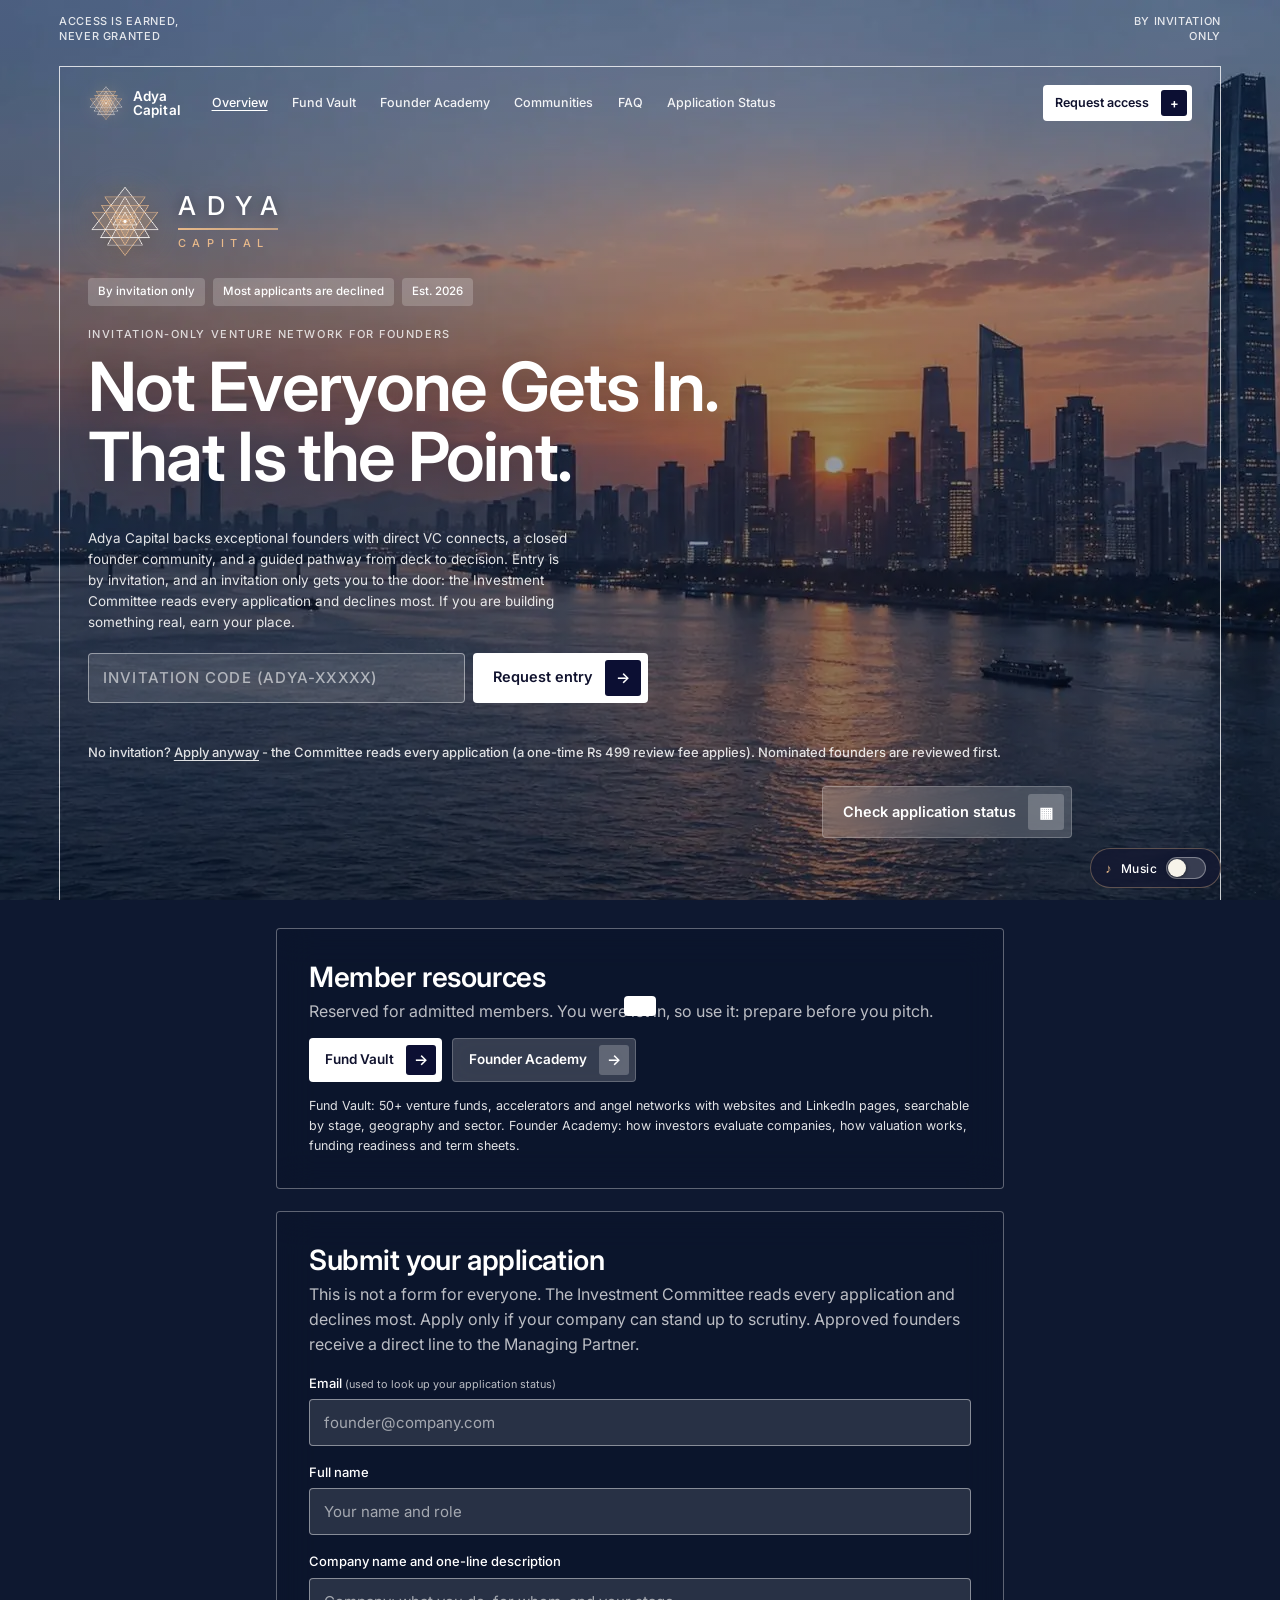
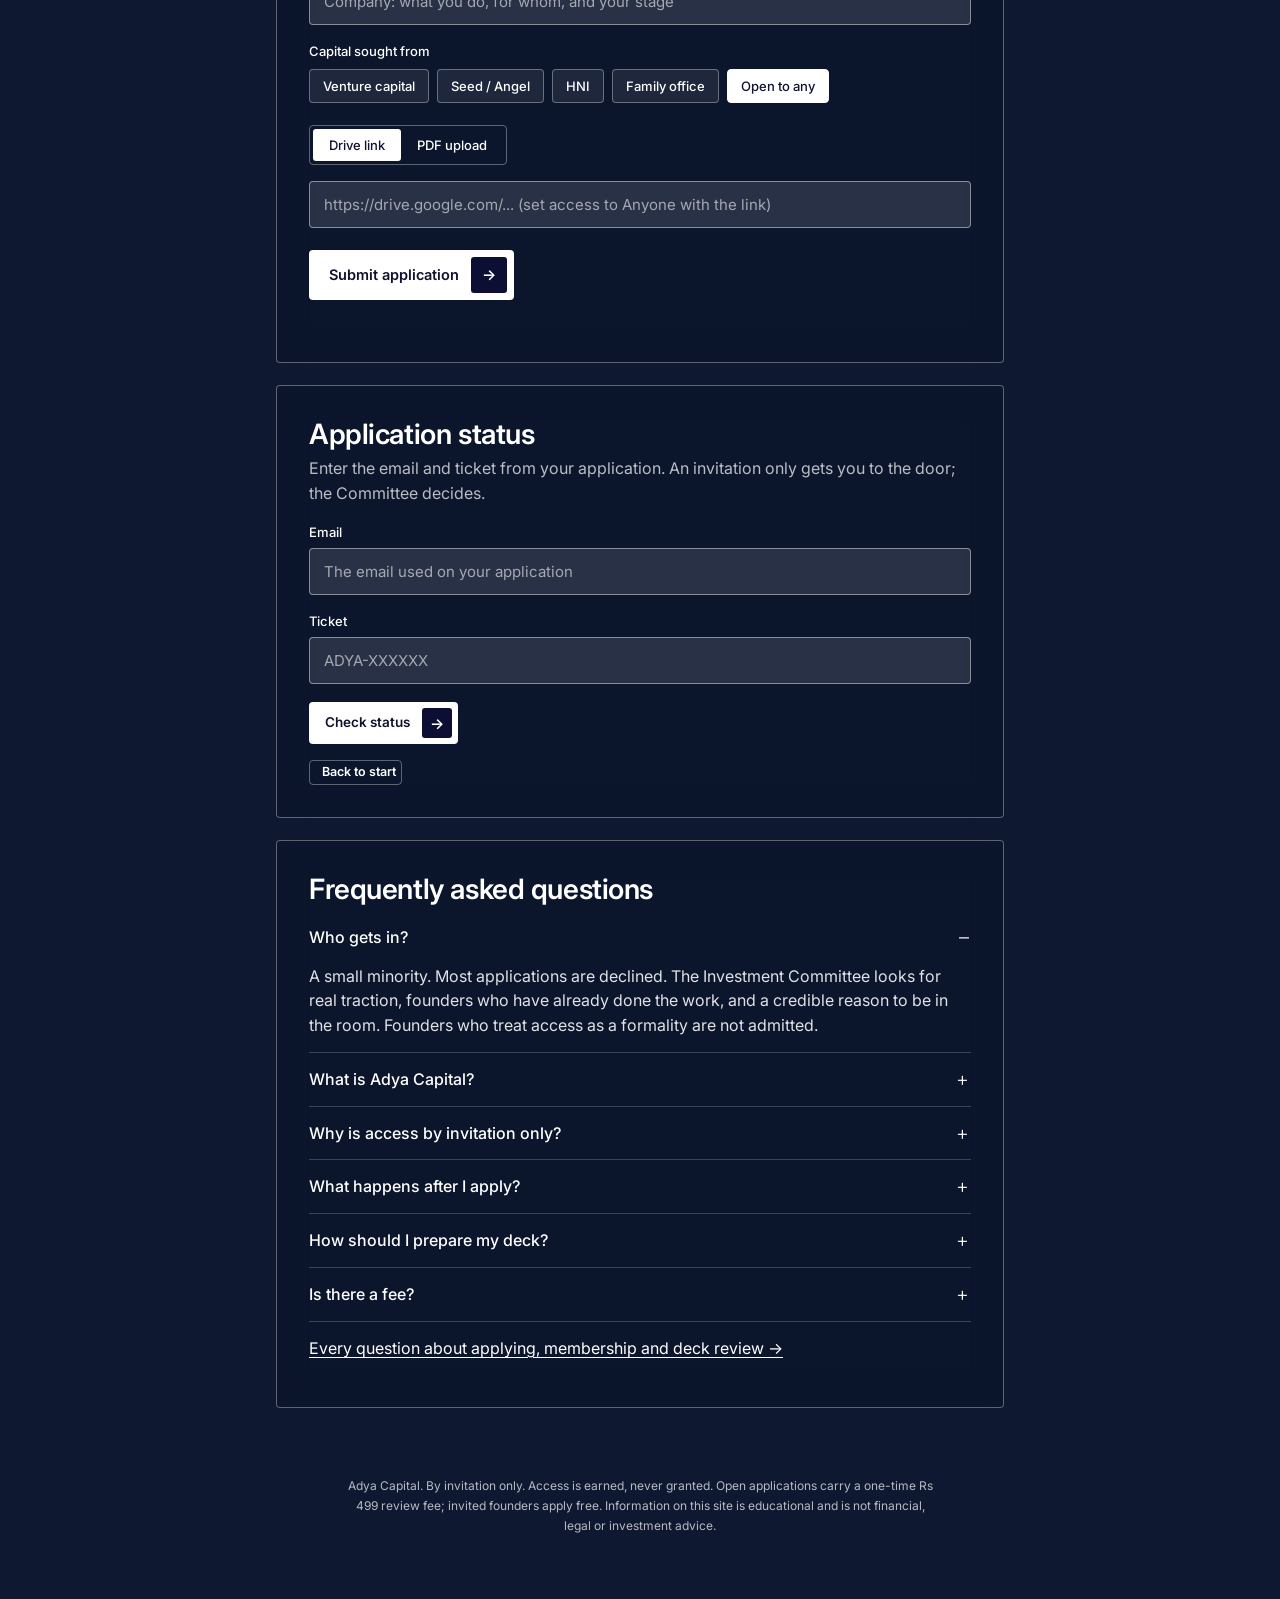
<file: index.html>
<!doctype html>
<html lang="en"><head><meta charset="utf-8"><meta name="viewport" content="width=device-width,initial-scale=1,viewport-fit=cover"><meta name="theme-color" content="#2a0a14">
<title>Adya Capital | Invitation-only venture network for founders</title>
<meta name="description" content="Adya Capital is an invitation-only founder network. Access is earned and most applicants are declined. Apply with your deck, research 50+ venture funds and learn how investors decide.">
<meta name="robots" content="index,follow,max-image-preview:large">
<link rel="canonical" href="https://adyacapital.me/">
<meta property="og:type" content="website"><meta property="og:site_name" content="Adya Capital"><meta property="og:title" content="Adya Capital | Invitation-only venture network for founders"><meta property="og:description" content="Adya Capital is an invitation-only founder network. Access is earned and most applicants are declined. Apply with your deck, research 50+ venture funds and learn how investors decide."><meta property="og:url" content="https://adyacapital.me/"><meta property="og:image" content="https://adyacapital.me/og.png"><meta property="og:image:width" content="1200"><meta property="og:image:height" content="630"><meta property="og:image:alt" content="Adya Capital logo: Sri Yantra mark with ADYA CAPITAL wordmark">
<meta name="twitter:card" content="summary_large_image"><meta name="twitter:title" content="Adya Capital | Invitation-only venture network for founders"><meta name="twitter:description" content="Adya Capital is an invitation-only founder network. Access is earned and most applicants are declined. Apply with your deck, research 50+ venture funds and learn how investors decide."><meta name="twitter:image" content="https://adyacapital.me/og.png">
<script type="application/ld+json">{"@context":"https://schema.org","@type":"Organization","name":"Adya Capital","url":"https://adyacapital.me/","logo":"https://adyacapital.me/og.png","description":"Invitation-only venture network for founders."}</script>
<link rel="icon" type="image/png" href="favicon.png"><link rel="apple-touch-icon" href="apple-touch-icon.png">
<link rel="preconnect" href="https://fonts.googleapis.com"><link rel="preconnect" href="https://fonts.gstatic.com" crossorigin>
<link rel="preconnect" href="https://script.google.com">
<link href="https://fonts.googleapis.com/css2?family=Inter:wght@400;500;600&display=swap" rel="stylesheet">
<link rel="preload" as="image" href="mark-t.png">
<link rel="preload" as="image" href="skyline.webp" fetchpriority="high"><link rel="stylesheet" href="theme.css">    <!-- Microsoft Clarity -->
    <script type="text/javascript">
        (function(c,l,a,r,i,t,y){
            try{var q=location.search.match(/[?&]internal=([01])/);if(q){if(q[1]==='1')localStorage.setItem('adya_internal','1');else localStorage.removeItem('adya_internal');}if(localStorage.getItem('adya_internal')==='1')return;}catch(e){}
            c[a]=c[a]||function(){(c[a].q=c[a].q||[]).push(arguments)};
            t=l.createElement(r);t.async=1;t.src="https://www.clarity.ms/tag/"+i;
            y=l.getElementsByTagName(r)[0];y.parentNode.insertBefore(t,y);
        })(window, document, "clarity", "script", "yz0hhco7fo");
    </script>
</head><body><a class="skip" href="#main">Skip to main content</a>
<div class="bg" aria-hidden="true"></div>
<div id="gate"><section class="vhero full"><div class="frame"><nav class="nav"><a class="logo" href="index.html" aria-label="Adya Capital"><img class="lmark" src="mark-t.png" alt="" width="34" height="34"><span>Adya<br>Capital</span></a><div class="links"><a href="index.html" class="here">Overview</a><a href="vault.html">Fund Vault</a><a href="padhai.html">Founder Academy</a><a href="communities.html">Communities</a><a href="faq.html">FAQ</a><a href="index.html#status">Application Status</a></div><a class="btn sm cta" href="#invite">Request access<span class="i">+</span></a></nav>
<div class="hero-body"><div><div class="glogo" id="glogo"><img src="mark-t.png" alt="" width="120" height="120"><div class="gtxt"><b>ADYA</b><i></i><em>CAPITAL</em></div></div><div class="pills"><span class="pill">By invitation only</span><span class="pill">Most applicants are declined</span><span class="pill">Est. 2026</span></div>
<p class="kicker">Invitation-only venture network for founders</p>
<h1 class="title">Not Everyone Gets In.<br>That Is the Point.</h1></div>
<div class="hero-low"><div><p class="sub">Adya Capital backs exceptional founders with direct VC connects, a closed founder community, and a guided pathway from deck to decision. Entry is by invitation, and an invitation only gets you to the door: the Investment Committee reads every application and declines most. If you are building something real, earn your place.</p>
<form id="gateForm" class="gform" novalidate><input id="invite" placeholder="INVITATION CODE (ADYA-XXXXX)" autocomplete="off" autocapitalize="characters" spellcheck="false" aria-label="Invitation code">
<button class="btn lg" type="submit" id="gateBtn"><span id="gateTxt">Request entry</span><span class="i">&rarr;</span></button></form>
<p class="gmsg" id="gateMsg" role="status"></p>
<p class="gmsg" style="opacity:.85">No invitation? <a href="#" id="openApply" style="color:inherit"><u>Apply anyway</u></a> - the Committee reads every application (a one-time Rs 499 review fee applies). Nominated founders are reviewed first.</p></div>
<div class="right"><a class="btn glass lg" href="#" id="toStatus"><span>Check application status</span><span class="i">&#9638;</span></a></div></div></div>
</div><div class="corner tl">Access is earned,<br>never granted</div><div class="corner tr">By invitation<br>only</div><div class="corner bl">Adya Capital</div></section></div>

<header class="vhero full" id="top"><div class="frame"><nav class="nav"><a class="logo" href="index.html" aria-label="Adya Capital"><img class="lmark" src="mark-t.png" alt="" width="34" height="34"><span>Adya<br>Capital</span></a><div class="links"><a href="index.html" class="here">Overview</a><a href="vault.html">Fund Vault</a><a href="padhai.html">Founder Academy</a><a href="communities.html">Communities</a><a href="faq.html">FAQ</a><a href="index.html#status">Application Status</a></div><a class="btn sm cta" href="#formCard">Submit deck<span class="i">+</span></a></nav>
<div class="hero-body"><div><div class="pills"><span class="pill" id="vipBadge">Member access</span><span class="pill">Investment Committee review</span><span class="pill">Not open to the public</span></div>
<h1 class="title">You Are In the Room.<br>Now Earn Your Place.</h1></div>
<div class="hero-low"><div><p class="sub">Entry only opens the door. The Investment Committee reads every application and most are declined. Submit your deck, and prepare with the Fund Vault and the Founder Academy that the public never sees.</p>
<a class="btn lg" href="#formCard">Submit your deck<span class="i">&rarr;</span></a></div>
<div class="right"><a class="btn glass lg" href="vault.html"><span>Explore the Fund Vault</span><span class="i">&#9638;</span></a></div></div></div>
</div><div class="corner tl">Access is earned,<br>never granted</div><div class="corner tr">By invitation<br>only</div><div class="corner bl">Adya Capital</div></header>

<main id="main">
  <section class="card hidden" id="refCard">
    <h2>Your nominations</h2>
    <p class="lead">Your name stands behind every founder you invite. Nominate only people you would vouch for: those who earn a place, not those who ask for one.</p>
    <div class="refbox">
      <div class="code-row"><div class="code" id="refCode">ADYA-XXXXX</div><button class="copybtn" id="refCopy" type="button">Copy code</button></div>
      <p class="tiny" id="refLeft" style="margin:8px 0 0"></p>
      <p class="tiny" style="margin:6px 0 0;opacity:.85">Earn +1 nomination every time a founder you nominate is admitted.</p>
      <div id="nomList" class="tiny" style="margin:10px 0 0"></div>
      <div class="row">
        <button class="btn sm" id="refCopyLink" type="button">Copy invite link<span class="i">&rarr;</span></button>
        <a class="btn sm glass" id="refWa" target="_blank" rel="noopener">Share on WhatsApp<span class="i">&rarr;</span></a>
      </div>
    </div>
  </section>

  <section class="card" id="clubCard">
    <h2>Member resources</h2>
    <p class="lead">Reserved for admitted members. You were let in, so use it: prepare before you pitch.</p>
    <div class="row" style="margin-top:14px">
      <a class="btn" href="vault.html">Fund Vault<span class="i">&rarr;</span></a>
      <a class="btn glass" href="padhai.html"><span>Founder Academy</span><span class="i">&rarr;</span></a>
    </div>
    <p class="tiny" style="margin:14px 0 0">Fund Vault: 50+ venture funds, accelerators and angel networks with websites and LinkedIn pages, searchable by stage, geography and sector. Founder Academy: how investors evaluate companies, how valuation works, funding readiness and term sheets.</p>
  </section>

  <section class="card" id="formCard">
    <h2>Submit your application</h2>
    <p class="lead">This is not a form for everyone. The Investment Committee reads every application and declines most. Apply only if your company can stand up to scrutiny. Approved founders receive a direct line to the Managing Partner.</p>
    <p class="tiny hidden" id="feeNote" style="margin:0 0 12px">Open application: a one-time review fee of <b>Rs 499</b> is collected when you submit. Founders applying with an invitation code pay nothing.</p>
    <form id="pitch" novalidate>
      <label>Email <small>(used to look up your application status)</small>
        <input type="email" name="email" id="email" required placeholder="founder@company.com" autocomplete="email"></label>
      <label>Full name
        <input type="text" name="name" maxlength="120" placeholder="Your name and role" autocomplete="name"></label>
      <label>Company name and one-line description
        <input type="text" name="startup" id="startup" maxlength="160" placeholder="Company: what you do, for whom, and your stage"></label>
      <label>Capital sought from</label>
      <div class="chips" id="target">
        <button type="button" class="chip" data-v="VC">Venture capital</button>
        <button type="button" class="chip" data-v="Seed / Angel">Seed / Angel</button>
        <button type="button" class="chip" data-v="HNI">HNI</button>
        <button type="button" class="chip" data-v="Family Office">Family office</button>
        <button type="button" class="chip on" data-v="Any">Open to any</button>
      </div>
      <div class="deck">
        <div class="tabs">
          <button type="button" class="tab active" data-t="link">Drive link</button>
          <button type="button" class="tab" data-t="pdf">PDF upload</button>
        </div>
        <div class="pane" id="pane-link">
          <input type="url" name="driveLink" id="driveLink" aria-label="Link to your pitch deck (Google Drive link with access set to Anyone with the link)" placeholder="https://drive.google.com/... (set access to Anyone with the link)">
        </div>
        <div class="pane hidden" id="pane-pdf">
          <label class="drop" id="drop" style="margin:0"><input type="file" id="pdf" accept="application/pdf,.pdf"><span id="dropTxt">Choose a PDF (max 10 MB)</span></label>
          <p class="tiny" style="margin:8px 0 0">Decks of 10 to 15 slides move fastest.</p>
        </div>
      </div>
      <button type="submit" class="btn lg" id="submitBtn" style="margin-top:18px"><span id="submitTxt">Submit application</span><span class="i">&rarr;</span></button>
      <p class="err" id="err" role="alert"></p>
    </form>
  </section>

  <section class="card hidden" id="payCard">
    <h2>Open application fee</h2>
    <p class="lead">You are applying without an invitation, so a one-time review fee of <b>Rs 499</b> applies. It keeps the queue serious: every application is read by the Investment Committee, and most are still declined. Founders with an invitation code apply free.</p>
    <div class="whybox">
      <p class="whybox-tag">Why Rs 499</p>
      <div class="why">
        <b>A serious read, no credibility filter.</b>
        <p>Your deck is studied in detail by our investment team, warm intro or not. The team puts in the hours, and you receive genuine, detailed feedback from the people who actually read it.</p>
      </div>
      <div class="why">
        <b>A golden pass.</b>
        <p>The fee opens the gold features on this site: direct VC connects, our founder community, and a step-by-step pathway of guidance. Learning and insight that usually stays hidden inside a closed network.</p>
      </div>
      <div class="why">
        <b>Honest terms.</b>
        <p>Rs 499 pays for the read, nothing else. It does not buy admission, and it does not change the Committee's bar. Most applicants are still declined.</p>
      </div>
    </div>
    <div id="qrBlock" class="hidden">
      <div class="paybox">
        <img id="qrImg" alt="UPI QR code to pay Rs 499 to Adya Capital" class="payqr" width="180" height="180">
        <div class="paybox-r">
          <div class="ticket"><span>Fee</span> <b>&#8377;499</b></div>
          <p class="tiny" style="margin-top:10px">Scan with any UPI app (GPay, PhonePe, Paytm, BHIM). This QR is made just for your application and takes exactly Rs 499, once.</p>
          <p class="tiny qrstat" id="qrStatus">Preparing your payment QR...</p>
          <button class="linklike" id="qrCardFallback" type="button">Pay by card or netbanking instead</button>
        </div>
      </div>
    </div>
    <div id="rzpBlock" class="hidden">
      <div class="ticket"><span>Fee</span> <b>&#8377;499</b></div>
      <p class="tiny" style="margin-top:10px">Pay securely by UPI, card or netbanking via Razorpay. A secure payment window opens when you tap the button below; you come straight back here after paying.</p>
    </div>
    <button type="button" class="btn lg" id="payBtn" style="margin-top:14px"><span id="payTxt">Submit application</span><span class="i">&rarr;</span></button>
    <p class="err" id="payErr" role="alert"></p>
    <p class="tiny hidden" id="feeNoteRzp">Payments are processed securely by Razorpay; we never see your card or bank details. The fee pays for review only - it does not buy admission, and it does not change the Committee's bar.</p>
    <button class="btn ghost sm" id="payBack" type="button" style="margin-top:12px">Back to the form</button>
  </section>

  <section class="card hidden" id="doneCard">
    <h2>Application received</h2>
    <p class="lead">Your application is with the Investment Committee. Most do not pass, and we will not chase you for more.</p>
    <div class="ticket"><span>Ticket</span> <b id="ticketNo">ADYA-XXXXXX</b> <button class="copybtn" id="copyTicket" type="button">Copy</button></div>
    <p class="tiny">Save this ticket. You need your email and ticket to check your status.</p>
    <p class="tiny hidden" id="feePend">Fee: Rs 499 by UPI (UTR <b id="feeUtr"></b>) - received, verification pending. Review starts once the payment is verified.</p>
    <p class="tiny hidden" id="feePaidRzp">Fee: Rs 499 paid via Razorpay - receipt emailed by Razorpay. Your application is in the review queue.</p>
    <p class="tiny hidden" id="feePaidQr">Fee: Rs 499 paid by UPI. Your application is in the review queue.</p>
    <div class="refbox">
      <h3>You may nominate <span id="invLeft">5</span> founders. Choose carefully.</h3>
      <p>Your name stands behind every founder you invite. Nominate only people you would vouch for: those who earn a place, not those who ask for one.</p>
      <div class="code-row"><div class="code" id="myCode">ADYA-XXXXX</div><button class="copybtn" id="copyCode" type="button">Copy code</button></div>
      <div class="row">
        <button class="btn sm" id="copyLink" type="button">Copy invite link<span class="i">&rarr;</span></button>
        <a class="btn sm glass" id="waShare" target="_blank" rel="noopener">Share on WhatsApp<span class="i">&rarr;</span></a>
      </div>
    </div>
    <div class="row" style="margin-top:16px">
      <button class="btn ghost sm" id="again" type="button">Submit another application</button>
      <button class="btn ghost sm" id="homeBtn" type="button">Back to start</button>
    </div>
  </section>

  <section class="card" id="statusCard">
    <h2>Application status</h2>
    <p class="lead">Enter the email and ticket from your application. An invitation only gets you to the door; the Committee decides.</p>
    <form id="statusForm" novalidate>
      <label>Email<input type="email" id="sEmail" required placeholder="The email used on your application"></label>
      <label>Ticket<input type="text" id="sTicket" required placeholder="ADYA-XXXXXX" autocapitalize="characters"></label>
      <button class="btn" type="submit" style="margin-top:18px">Check status<span class="i">&rarr;</span></button>
    </form>
    <div id="statusOut" class="status hidden" role="status"></div>
    <button class="btn ghost sm" id="statusBack" type="button" style="margin-top:16px">Back to start</button>
  </section>

  <section class="card faq">
    <h2>Frequently asked questions</h2>
    <details open><summary>Who gets in?</summary><p>A small minority. Most applications are declined. The Investment Committee looks for real traction, founders who have already done the work, and a credible reason to be in the room. Founders who treat access as a formality are not admitted.</p></details>
    <details><summary>What is Adya Capital?</summary><p>An invitation-only founder network and funding desk. Anyone may apply - an invitation code is the fast lane, not a requirement. No money buys admission: open applications carry a one-time Rs 499 review fee, and invited founders apply free.</p></details>
    <details><summary>Why is access by invitation only?</summary><p>Access is a filter, not a feature. It keeps the room small and serious. Every admitted member may nominate up to 5 founders, and their name stands behind each nomination, so nominations are made carefully.</p></details>
    <details><summary>What happens after I apply?</summary><p>The Investment Committee reviews your application and emails you when there is a decision. You can also check your status anytime with your email and ticket. Approved founders receive a direct line to the Managing Partner. Declined founders may reapply only with materially stronger traction.</p></details>
    <details><summary>How should I prepare my deck?</summary><p>Aim for 10 to 15 slides covering the problem, solution, market, traction, business model, team and the ask. Share a Drive link with access set to Anyone with the link, or upload a PDF up to 10 MB.</p></details>
    <details><summary>Is there a fee?</summary><p>Founders applying with an invitation code pay nothing. Open applications (without a code) carry a one-time Rs 499 review fee - it pays for the Committee's time, not for admission, and most applicants are still declined.</p></details>
    <p style="margin-top:14px"><a href="faq.html">Every question about applying, membership and deck review &rarr;</a></p>
  </section>
</main>
<footer><p>Adya Capital. By invitation only. Access is earned, never granted. Open applications carry a one-time Rs 499 review fee; invited founders apply free. Information on this site is educational and is not financial, legal or investment advice.</p></footer>
<button id="mute" class="" type="button" aria-label="Toggle background music" title="Background music"><span class="mic">&#9834;</span><span class="mlabel">Music</span><span class="track"><span class="knob"></span></span></button><div id="toast" class="toast"></div>
<script>(function(){var m=location.search.match(/logo=([abc])/);document.documentElement.className="lg-"+(m?m[1]:"c")})()</script><script defer src="config.js"></script>
<script defer src="pay.js"></script>
<script defer src="music.js"></script>
<script defer src="app.js"></script>
</body></html>
</file>
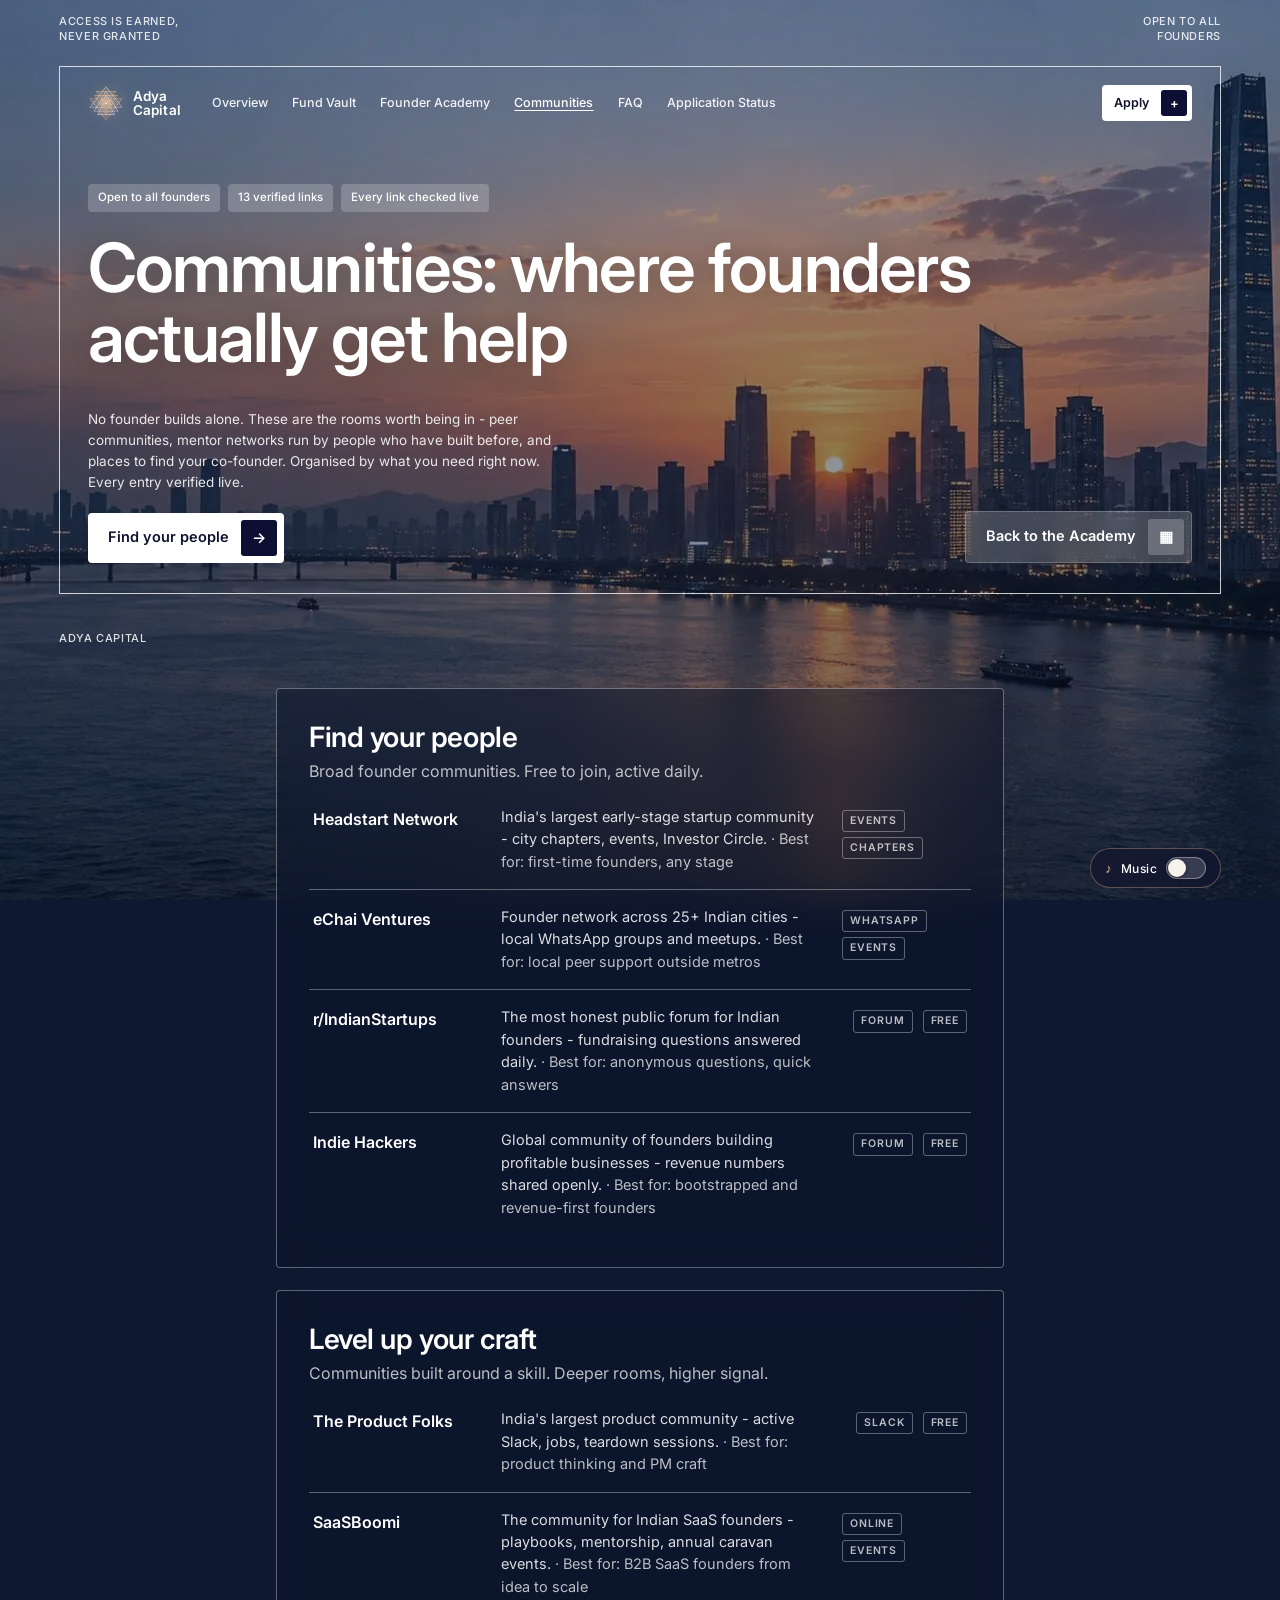
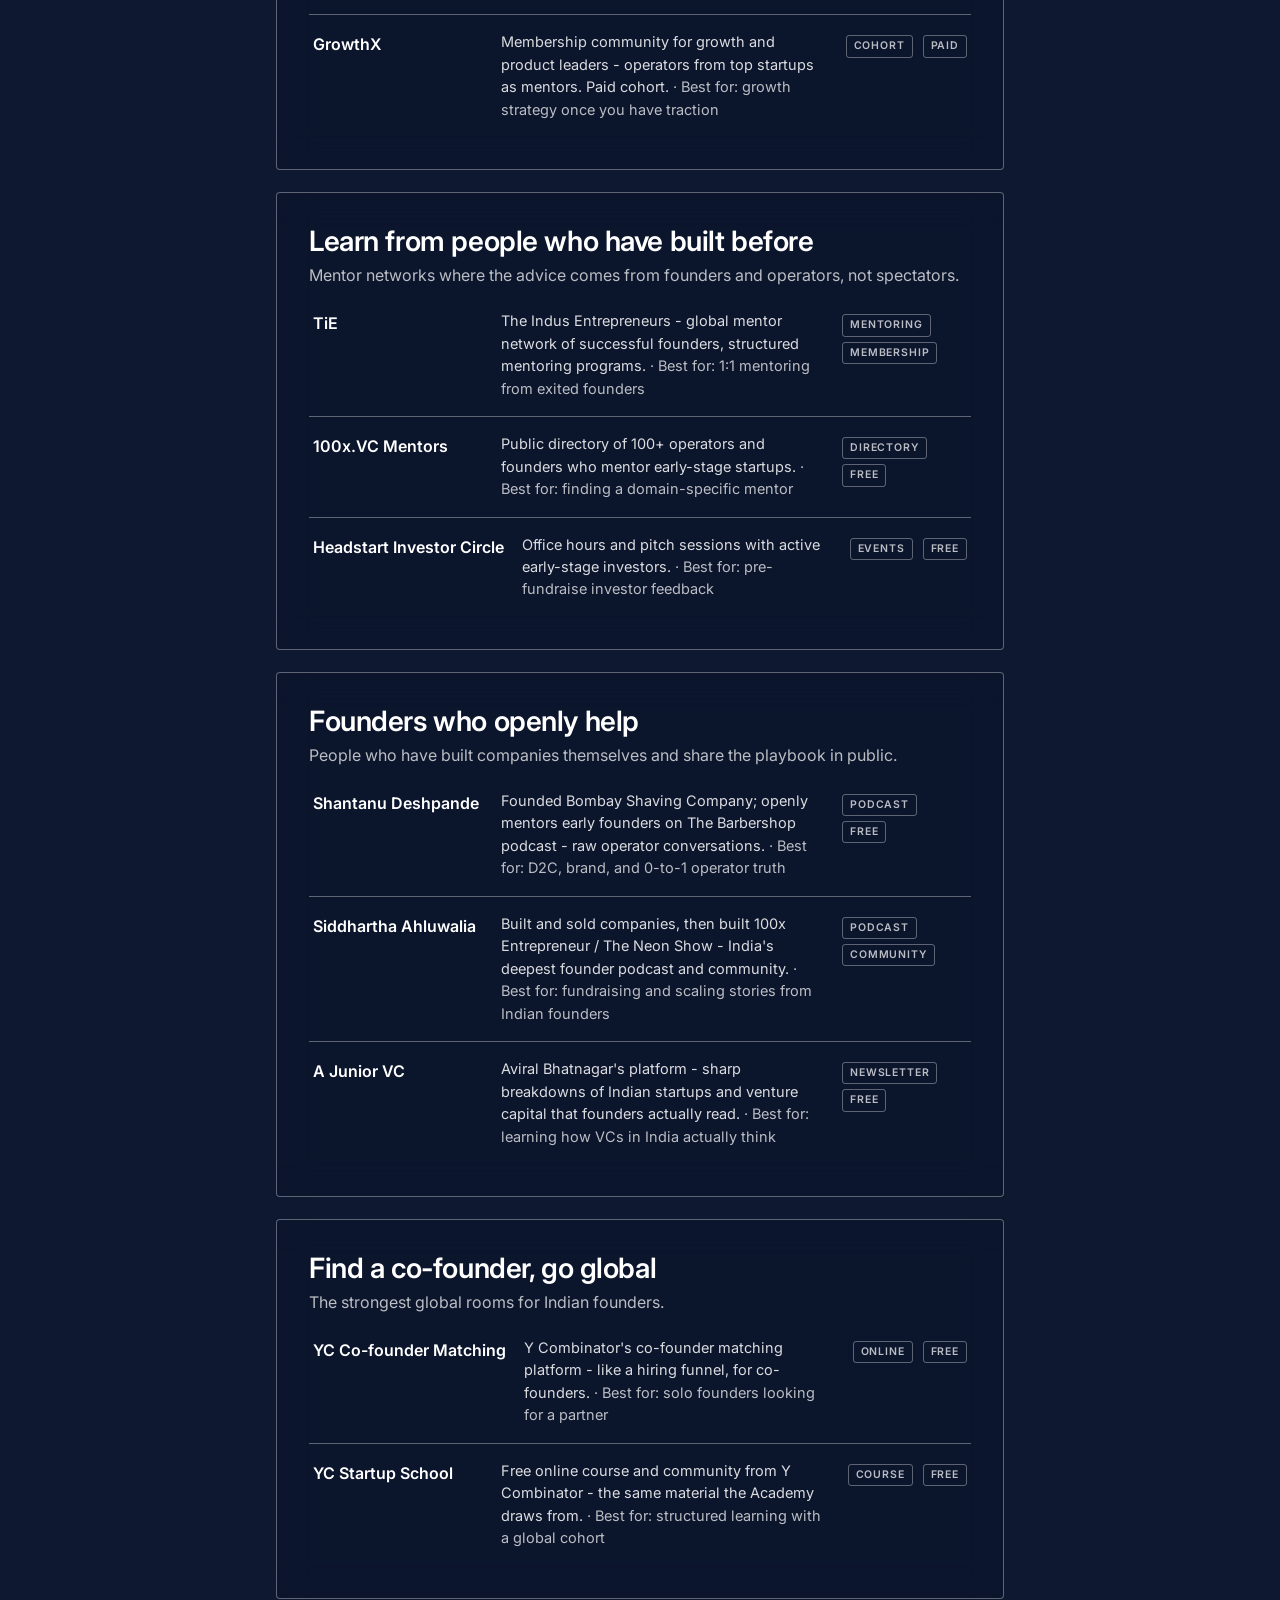
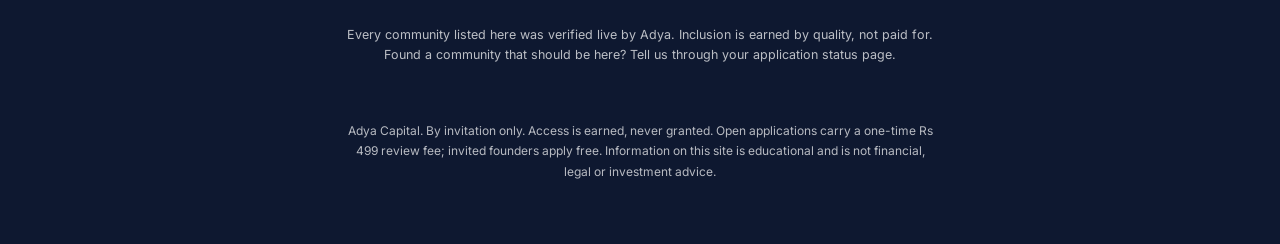
<file: communities.html>
<!doctype html>
<html lang="en"><head><meta charset="utf-8"><meta name="viewport" content="width=device-width,initial-scale=1,viewport-fit=cover"><meta name="theme-color" content="#2a0a14">
<title>Communities | Adya Capital</title>
<meta name="description" content="Verified founder communities, mentor networks and peer groups - by stage and need.">
<meta name="robots" content="index,follow,max-image-preview:large"><link rel="canonical" href="https://adyacapital.me/communities.html">
<meta property="og:type" content="website"><meta property="og:site_name" content="Adya Capital"><meta property="og:title" content="Communities | Adya Capital"><meta property="og:description" content="Verified founder communities, mentor networks and peer groups - by stage and need."><meta property="og:url" content="https://adyacapital.me/communities.html"><meta property="og:image" content="https://adyacapital.me/og.png"><meta property="og:image:width" content="1200"><meta property="og:image:height" content="630"><meta property="og:image:alt" content="Adya Capital logo: Sri Yantra mark with ADYA CAPITAL wordmark">
<meta name="twitter:card" content="summary_large_image"><meta name="twitter:title" content="Communities | Adya Capital"><meta name="twitter:description" content="Verified founder communities, mentor networks and peer groups - by stage and need."><meta name="twitter:image" content="https://adyacapital.me/og.png">
<link rel="icon" type="image/png" href="favicon.png"><link rel="apple-touch-icon" href="apple-touch-icon.png">
<link rel="preconnect" href="https://fonts.googleapis.com"><link rel="preconnect" href="https://fonts.gstatic.com" crossorigin>
<link rel="preconnect" href="https://script.google.com">
<link href="https://fonts.googleapis.com/css2?family=Inter:wght@400;500;600&display=swap" rel="stylesheet">
<link rel="preload" as="image" href="skyline.webp" fetchpriority="high">
<link rel="stylesheet" href="theme.css">
<style>
.acc{padding:0;overflow:hidden}
.acc-head{display:flex;align-items:center;gap:16px;width:100%;text-align:left;background:none;border:0;color:#fff;cursor:pointer;padding:clamp(18px,3vw,26px) clamp(20px,3.4vw,32px);font:inherit}
.acc-head h2{margin:0;flex:1}
.acc-head .step{font-size:11px;font-weight:600;letter-spacing:.16em;text-transform:uppercase;color:var(--mut);white-space:nowrap}
.acc-head .chev{font-size:22px;font-weight:400;color:var(--mut);transition:transform .18s ease;line-height:1}
.acc-head[aria-expanded="true"] .chev{transform:rotate(45deg)}
.acc-head:hover h2{color:#fff}
.acc-body{display:none;padding:0 clamp(20px,3.4vw,32px) clamp(20px,3.4vw,30px)}
.acc-body.open{display:block}
.acc-body h3:first-child,.acc-body p:first-child{margin-top:0}
.res{margin-top:18px;border-top:1px solid var(--line);padding-top:14px}
.res .rt{font-size:11px;font-weight:600;letter-spacing:.16em;text-transform:uppercase;color:var(--mut)}
.res a{display:flex;gap:9px;align-items:baseline;margin-top:8px;color:#fff;text-decoration:none;font-size:15px}
.res a .tag{flex:none;font-size:11px;font-weight:600;letter-spacing:.08em;text-transform:uppercase;border:1px solid var(--line);border-radius:3px;padding:2px 7px;color:var(--mut)}
.res a:hover{text-decoration:underline}
.res a .src{color:var(--mut);font-size:13px}
</style><style>
.comm{display:flex;align-items:flex-start;gap:18px;padding:16px 4px;border-top:1px solid var(--line);text-decoration:none;color:#fff}
.comm:first-of-type{border-top:0}
.comm .nm{font-weight:600;font-size:16px;min-width:170px;padding-top:1px}
.comm .ds{flex:1;color:rgba(255,255,255,.85);font-size:14.5px}
.comm .tags{flex:none;text-align:right;padding-top:2px;max-width:130px}
.comm .tag2{display:inline-block;font-size:10.5px;font-weight:600;letter-spacing:.08em;text-transform:uppercase;border:1px solid var(--line);border-radius:3px;padding:2px 7px;color:var(--mut);margin-left:5px}
.comm:hover{background:rgba(255,255,255,.05)}
@media (max-width:700px){.comm{flex-wrap:wrap;gap:8px}.comm .nm{min-width:0}.comm .ds{flex-basis:100%}.comm .tags{text-align:left;width:100%;max-width:none}.comm .tag2{font-size:11px;padding:4px 9px;margin:0 6px 4px 0}}
</style>    <!-- Microsoft Clarity -->
    <script type="text/javascript">
        (function(c,l,a,r,i,t,y){
            try{var q=location.search.match(/[?&]internal=([01])/);if(q){if(q[1]==='1')localStorage.setItem('adya_internal','1');else localStorage.removeItem('adya_internal');}if(localStorage.getItem('adya_internal')==='1')return;}catch(e){}
            c[a]=c[a]||function(){(c[a].q=c[a].q||[]).push(arguments)};
            t=l.createElement(r);t.async=1;t.src="https://www.clarity.ms/tag/"+i;
            y=l.getElementsByTagName(r)[0];y.parentNode.insertBefore(t,y);
        })(window, document, "clarity", "script", "yz0hhco7fo");
    </script>
<script type="application/ld+json">{"@context": "https://schema.org", "@type": "WebPage", "name": "Communities | Adya Capital", "url": "https://adyacapital.me/communities.html", "description": "Verified founder communities, mentor networks and peer groups - by stage and need.", "isPartOf": {"@type": "WebSite", "name": "Adya Capital", "url": "https://adyacapital.me/"}}</script>
</head><body><a class="skip" href="#main">Skip to main content</a>
<div class="bg" aria-hidden="true"></div>
<header class="vhero short" id="top"><div class="frame"><nav class="nav"><a class="logo" href="index.html" aria-label="Adya Capital"><img class="lmark" src="mark-t.png" alt="" width="34" height="34"><span>Adya<br>Capital</span></a><div class="links"><a href="index.html">Overview</a><a href="vault.html">Fund Vault</a><a href="padhai.html">Founder Academy</a><a href="communities.html" class="here">Communities</a><a href="faq.html">FAQ</a><a href="index.html#status">Application Status</a></div><a class="btn sm cta" href="index.html#apply">Apply<span class="i">+</span></a></nav>
<div class="hero-body"><div><div class="pills"><span class="pill">Open to all founders</span><span class="pill">13 verified links</span><span class="pill">Every link checked live</span></div>
<h1 class="title">Communities: where founders actually get help</h1></div>
<div class="hero-low"><div><p class="sub">No founder builds alone. These are the rooms worth being in - peer communities, mentor networks run by people who have built before, and places to find your co-founder. Organised by what you need right now. Every entry verified live.</p>
<a class="btn lg" href="#peers">Find your people<span class="i">&rarr;</span></a></div>
<div class="right"><a class="btn glass lg" href="padhai.html"><span>Back to the Academy</span><span class="i">&#9638;</span></a></div></div></div>
</div><div class="corner tl">Access is earned,<br>never granted</div><div class="corner tr">Open to all<br>founders</div><div class="corner bl">Adya Capital</div></header>
<main id="main">
  <section class="card" id="peers">
    <h2>Find your people</h2>
    <p class="lead">Broad founder communities. Free to join, active daily.</p>
      <a class="comm" href="https://www.headstart.in/" target="_blank" rel="noopener"><span class="nm">Headstart Network</span><span class="ds">India's largest early-stage startup community - city chapters, events, Investor Circle. <span style="color:var(--mut)">· Best for: first-time founders, any stage</span></span><span class="tags"><span class="tag2">Events</span><span class="tag2">Chapters</span></span></a>
      <a class="comm" href="https://echai.ventures/" target="_blank" rel="noopener"><span class="nm">eChai Ventures</span><span class="ds">Founder network across 25+ Indian cities - local WhatsApp groups and meetups. <span style="color:var(--mut)">· Best for: local peer support outside metros</span></span><span class="tags"><span class="tag2">WhatsApp</span><span class="tag2">Events</span></span></a>
      <a class="comm" href="https://www.reddit.com/r/indianstartups/" target="_blank" rel="noopener"><span class="nm">r/IndianStartups</span><span class="ds">The most honest public forum for Indian founders - fundraising questions answered daily. <span style="color:var(--mut)">· Best for: anonymous questions, quick answers</span></span><span class="tags"><span class="tag2">Forum</span><span class="tag2">Free</span></span></a>
      <a class="comm" href="https://www.indiehackers.com/" target="_blank" rel="noopener"><span class="nm">Indie Hackers</span><span class="ds">Global community of founders building profitable businesses - revenue numbers shared openly. <span style="color:var(--mut)">· Best for: bootstrapped and revenue-first founders</span></span><span class="tags"><span class="tag2">Forum</span><span class="tag2">Free</span></span></a>
  </section>

  <section class="card" id="craft">
    <h2>Level up your craft</h2>
    <p class="lead">Communities built around a skill. Deeper rooms, higher signal.</p>
      <a class="comm" href="https://www.theproductfolks.com/the-product-folks-community" target="_blank" rel="noopener"><span class="nm">The Product Folks</span><span class="ds">India's largest product community - active Slack, jobs, teardown sessions. <span style="color:var(--mut)">· Best for: product thinking and PM craft</span></span><span class="tags"><span class="tag2">Slack</span><span class="tag2">Free</span></span></a>
      <a class="comm" href="https://saasboomi.org/join-the-community/" target="_blank" rel="noopener"><span class="nm">SaaSBoomi</span><span class="ds">The community for Indian SaaS founders - playbooks, mentorship, annual caravan events. <span style="color:var(--mut)">· Best for: B2B SaaS founders from idea to scale</span></span><span class="tags"><span class="tag2">Online</span><span class="tag2">Events</span></span></a>
      <a class="comm" href="https://growthx.club/" target="_blank" rel="noopener"><span class="nm">GrowthX</span><span class="ds">Membership community for growth and product leaders - operators from top startups as mentors. Paid cohort. <span style="color:var(--mut)">· Best for: growth strategy once you have traction</span></span><span class="tags"><span class="tag2">Cohort</span><span class="tag2">Paid</span></span></a>
  </section>

  <section class="card" id="mentors">
    <h2>Learn from people who have built before</h2>
    <p class="lead">Mentor networks where the advice comes from founders and operators, not spectators.</p>
      <a class="comm" href="https://delhi.tie.org/member/" target="_blank" rel="noopener"><span class="nm">TiE</span><span class="ds">The Indus Entrepreneurs - global mentor network of successful founders, structured mentoring programs. <span style="color:var(--mut)">· Best for: 1:1 mentoring from exited founders</span></span><span class="tags"><span class="tag2">Mentoring</span><span class="tag2">Membership</span></span></a>
      <a class="comm" href="https://100xvc.keeppivoting.com/mentors" target="_blank" rel="noopener"><span class="nm">100x.VC Mentors</span><span class="ds">Public directory of 100+ operators and founders who mentor early-stage startups. <span style="color:var(--mut)">· Best for: finding a domain-specific mentor</span></span><span class="tags"><span class="tag2">Directory</span><span class="tag2">Free</span></span></a>
      <a class="comm" href="https://www.headstart.in/investor-circle" target="_blank" rel="noopener"><span class="nm">Headstart Investor Circle</span><span class="ds">Office hours and pitch sessions with active early-stage investors. <span style="color:var(--mut)">· Best for: pre-fundraise investor feedback</span></span><span class="tags"><span class="tag2">Events</span><span class="tag2">Free</span></span></a>
  </section>


  <section class="card" id="helpers">
    <h2>Founders who openly help</h2>
    <p class="lead">People who have built companies themselves and share the playbook in public.</p>
      <a class="comm" href="https://open.spotify.com/show/4A2Ug6PpH1ClZg5gBuyeIY" target="_blank" rel="noopener"><span class="nm">Shantanu Deshpande</span><span class="ds">Founded Bombay Shaving Company; openly mentors early founders on The Barbershop podcast - raw operator conversations. <span style="color:var(--mut)">&middot; Best for: D2C, brand, and 0-to-1 operator truth</span></span><span class="tags"><span class="tag2">Podcast</span><span class="tag2">Free</span></span></a>
      <a class="comm" href="https://neon.fund/podcasts/the-story-of-100x-entrepreneur-ft-founders-nansi-mishra-siddhartha-ahluwalia/" target="_blank" rel="noopener"><span class="nm">Siddhartha Ahluwalia</span><span class="ds">Built and sold companies, then built 100x Entrepreneur / The Neon Show - India's deepest founder podcast and community. <span style="color:var(--mut)">&middot; Best for: fundraising and scaling stories from Indian founders</span></span><span class="tags"><span class="tag2">Podcast</span><span class="tag2">Community</span></span></a>
      <a class="comm" href="https://www.ajuniorvc.com/" target="_blank" rel="noopener"><span class="nm">A Junior VC</span><span class="ds">Aviral Bhatnagar's platform - sharp breakdowns of Indian startups and venture capital that founders actually read. <span style="color:var(--mut)">&middot; Best for: learning how VCs in India actually think</span></span><span class="tags"><span class="tag2">Newsletter</span><span class="tag2">Free</span></span></a>
  </section>

  <section class="card" id="cofounder">
    <h2>Find a co-founder, go global</h2>
    <p class="lead">The strongest global rooms for Indian founders.</p>
      <a class="comm" href="https://www.ycombinator.com/cofounder-matching" target="_blank" rel="noopener"><span class="nm">YC Co-founder Matching</span><span class="ds">Y Combinator's co-founder matching platform - like a hiring funnel, for co-founders. <span style="color:var(--mut)">· Best for: solo founders looking for a partner</span></span><span class="tags"><span class="tag2">Online</span><span class="tag2">Free</span></span></a>
      <a class="comm" href="https://www.startupschool.org/" target="_blank" rel="noopener"><span class="nm">YC Startup School</span><span class="ds">Free online course and community from Y Combinator - the same material the Academy draws from. <span style="color:var(--mut)">· Best for: structured learning with a global cohort</span></span><span class="tags"><span class="tag2">Course</span><span class="tag2">Free</span></span></a>
  </section>

  <p class="tiny" style="text-align:center;margin:26px 0 10px">Every community listed here was verified live by Adya. Inclusion is earned by quality, not paid for.<br>Found a community that should be here? Tell us through your application status page.</p>
</main>
<footer><p>Adya Capital. By invitation only. Access is earned, never granted. Open applications carry a one-time Rs 499 review fee; invited founders apply free. Information on this site is educational and is not financial, legal or investment advice.</p></footer>
<button id="mute" class="" type="button" aria-label="Toggle background music" title="Background music"><span class="mic">&#9834;</span><span class="mlabel">Music</span><span class="track"><span class="knob"></span></span></button><script src="music.js"></script>
</body></html>
</file>
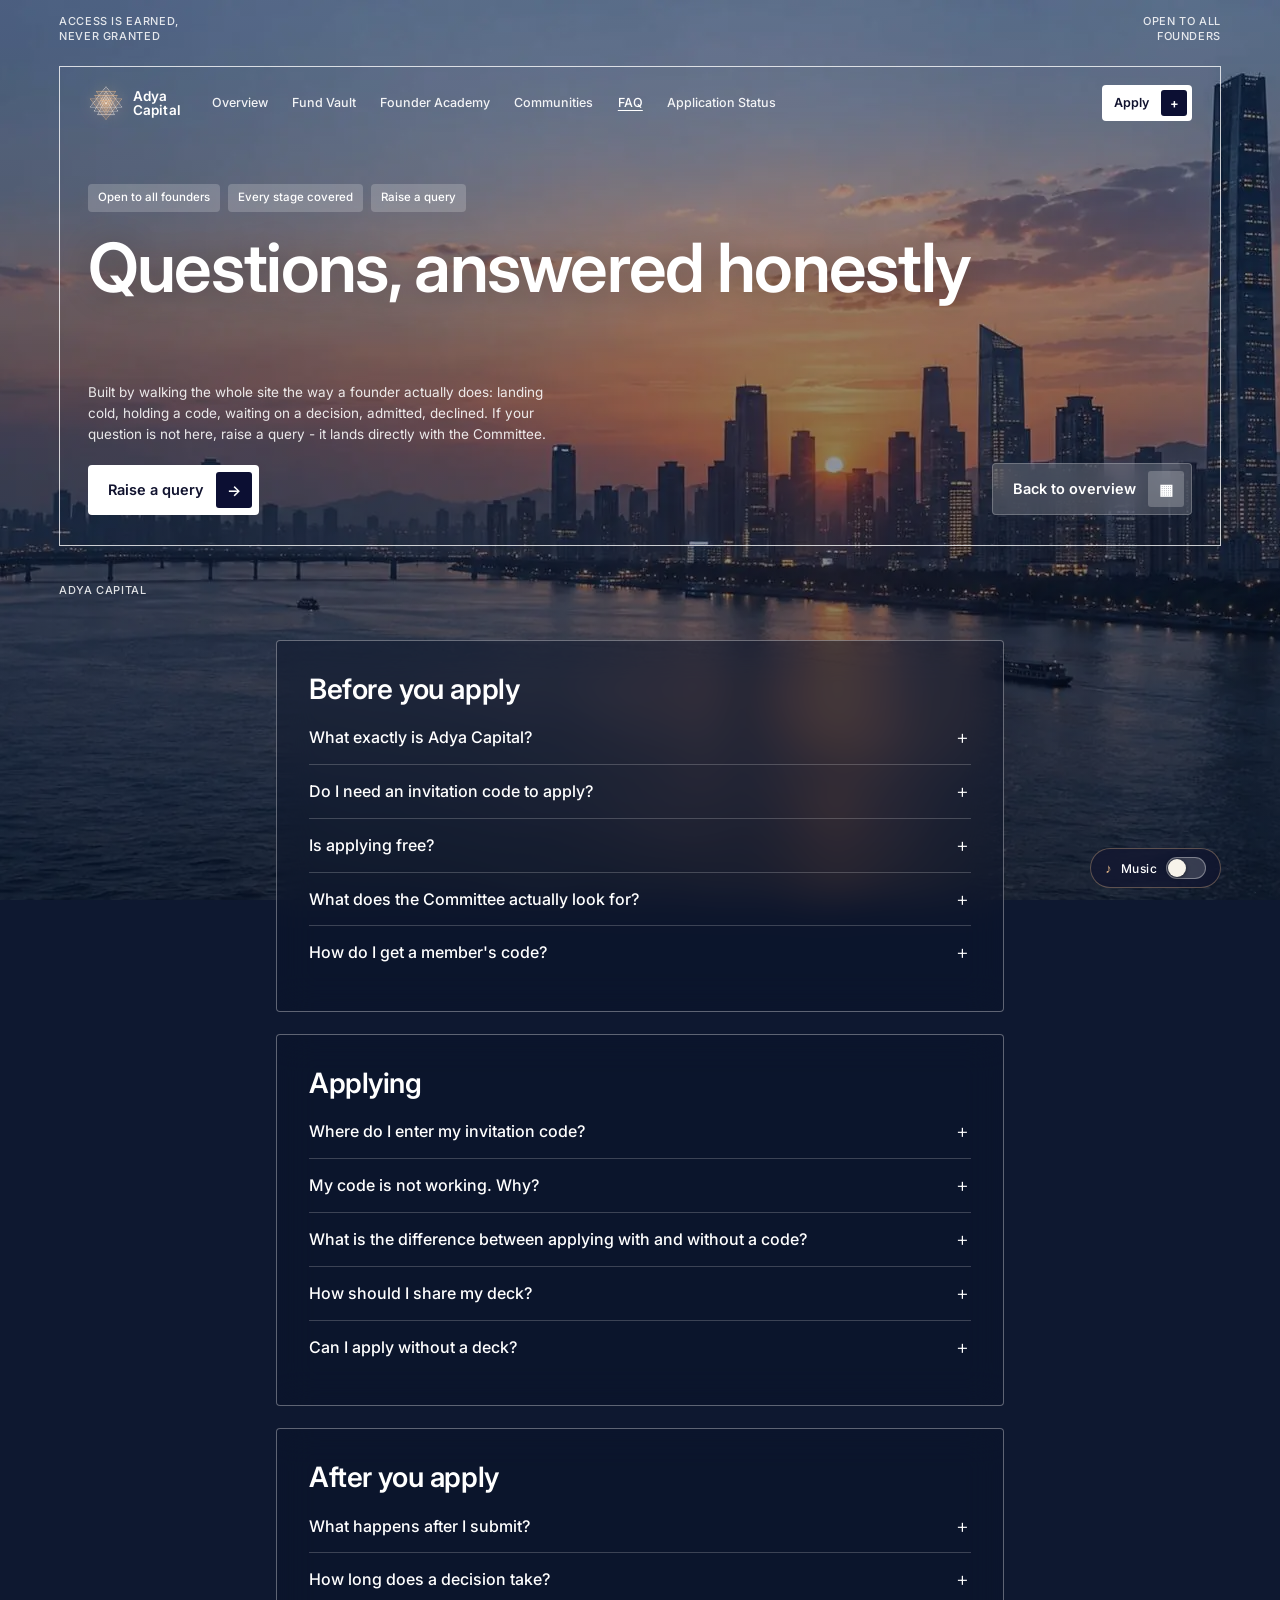
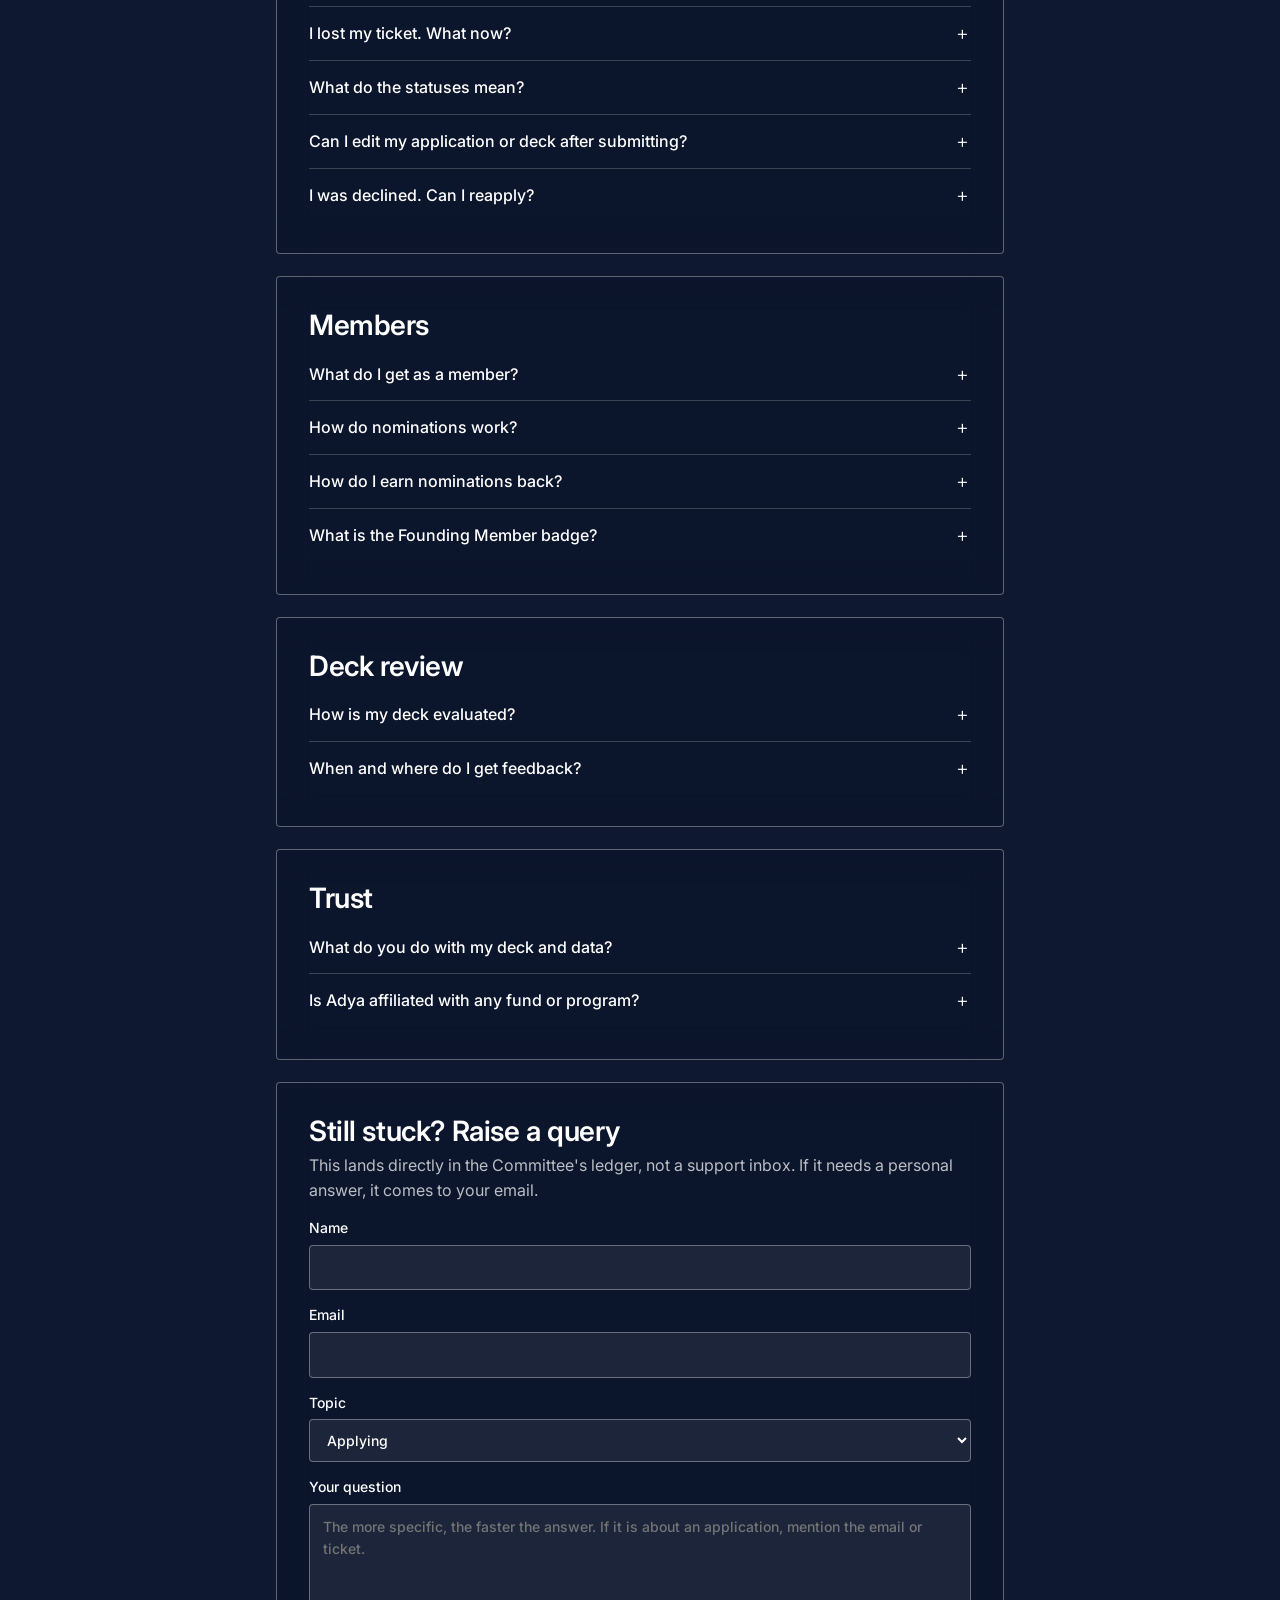
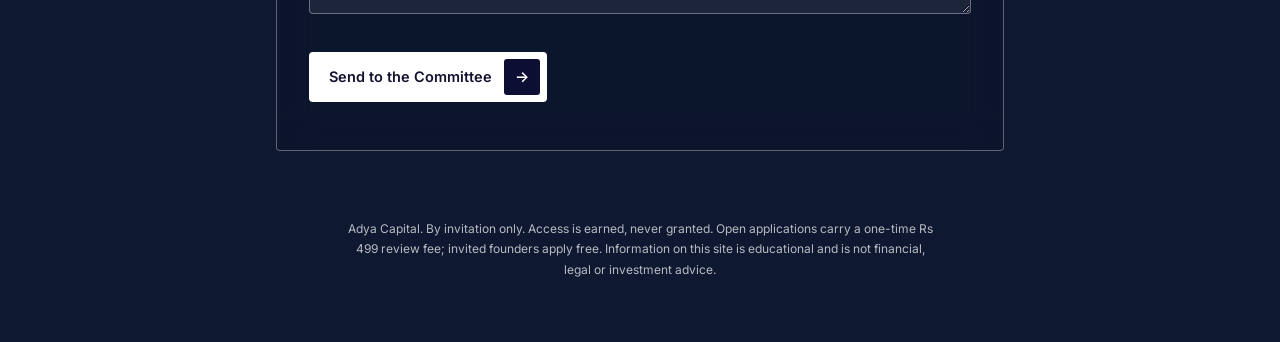
<file: faq.html>
<!doctype html>
<html lang="en"><head><meta charset="utf-8"><meta name="viewport" content="width=device-width,initial-scale=1,viewport-fit=cover"><meta name="theme-color" content="#2a0a14">
<title>FAQ | Adya Capital</title>
<meta name="description" content="Every question about applying, membership, deck review and how Adya Capital works - and a direct line to the Committee when you are still stuck.">
<meta name="robots" content="index,follow,max-image-preview:large"><link rel="canonical" href="https://adyacapital.me/faq.html">
<meta property="og:type" content="website"><meta property="og:site_name" content="Adya Capital"><meta property="og:title" content="FAQ | Adya Capital"><meta property="og:description" content="Every question about applying, membership, deck review and how Adya Capital works - and a direct line to the Committee when you are still stuck."><meta property="og:url" content="https://adyacapital.me/faq.html"><meta property="og:image" content="https://adyacapital.me/og.png"><meta property="og:image:width" content="1200"><meta property="og:image:height" content="630"><meta property="og:image:alt" content="Adya Capital logo: Sri Yantra mark with ADYA CAPITAL wordmark">
<meta name="twitter:card" content="summary_large_image"><meta name="twitter:title" content="FAQ | Adya Capital"><meta name="twitter:description" content="Every question about applying, membership, deck review and how Adya Capital works - and a direct line to the Committee when you are still stuck."><meta name="twitter:image" content="https://adyacapital.me/og.png">
<link rel="icon" type="image/png" href="favicon.png"><link rel="apple-touch-icon" href="apple-touch-icon.png">
<link rel="preconnect" href="https://fonts.googleapis.com"><link rel="preconnect" href="https://fonts.gstatic.com" crossorigin>
<link rel="preconnect" href="https://script.google.com">
<link href="https://fonts.googleapis.com/css2?family=Inter:wght@400;500;600&display=swap" rel="stylesheet">
<link rel="preload" as="image" href="skyline.webp" fetchpriority="high">
<link rel="stylesheet" href="theme.css">
<style>
.qform label{display:block;margin-top:14px;font-weight:500;font-size:14px}
.qform input,.qform select,.qform textarea{width:100%;margin-top:6px;background:rgba(255,255,255,.07);border:1px solid var(--line);border-radius:4px;color:#fff;padding:11px 13px;font:inherit}
.qform textarea{min-height:110px;resize:vertical}
.qform select option{color:#000}
.qsent{border:1px solid var(--line);background:rgba(255,255,255,.08);border-radius:4px;padding:16px 18px;margin-top:16px;display:none}
</style><style>
.qform label{display:block;margin-top:14px;font-weight:500;font-size:14px}
.qform input,.qform select,.qform textarea{width:100%;margin-top:6px;background:rgba(255,255,255,.07);border:1px solid var(--line);border-radius:4px;color:#fff;padding:11px 13px;font:inherit}
.qform textarea{min-height:110px;resize:vertical}
.qform select option{color:#000}
.qsent{border:1px solid var(--line);background:rgba(255,255,255,.08);border-radius:4px;padding:16px 18px;margin-top:16px;display:none}
</style>    <!-- Microsoft Clarity -->
    <script type="text/javascript">
        (function(c,l,a,r,i,t,y){
            try{var q=location.search.match(/[?&]internal=([01])/);if(q){if(q[1]==='1')localStorage.setItem('adya_internal','1');else localStorage.removeItem('adya_internal');}if(localStorage.getItem('adya_internal')==='1')return;}catch(e){}
            c[a]=c[a]||function(){(c[a].q=c[a].q||[]).push(arguments)};
            t=l.createElement(r);t.async=1;t.src="https://www.clarity.ms/tag/"+i;
            y=l.getElementsByTagName(r)[0];y.parentNode.insertBefore(t,y);
        })(window, document, "clarity", "script", "yz0hhco7fo");
    </script>
<script type="application/ld+json">{"@context": "https://schema.org", "@type": "WebPage", "name": "FAQ | Adya Capital", "url": "https://adyacapital.me/faq.html", "description": "Every question about applying, membership, deck review and how Adya Capital works - and a direct line to the Committee when you are still stuck.", "isPartOf": {"@type": "WebSite", "name": "Adya Capital", "url": "https://adyacapital.me/"}}</script>
<script type="application/ld+json">{"@context": "https://schema.org", "@type": "FAQPage", "mainEntity": [{"@type": "Question", "name": "What exactly is Adya Capital?", "acceptedAnswer": {"@type": "Answer", "text": "An invitation-curated founder network and funding desk. Members get the Fund Vault, the Founder Academy, vetted communities, and a direct line to the Managing Partner. No money is collected from applicants - only decks."}}, {"@type": "Question", "name": "Do I need an invitation code to apply?", "acceptedAnswer": {"@type": "Answer", "text": "No. You can apply without one - the Committee reads every application. A member's code simply moves you to the front of the queue: nominated founders are reviewed first."}}, {"@type": "Question", "name": "Is applying free?", "acceptedAnswer": {"@type": "Answer", "text": "Yes. You do not pay for access. You earn it."}}, {"@type": "Question", "name": "What does the Committee actually look for?", "acceptedAnswer": {"@type": "Answer", "text": "Real traction, founders who have already done the work, and a credible reason to be in the room. Most applications are declined - that is what keeps the room worth entering."}}, {"@type": "Question", "name": "How do I get a member's code?", "acceptedAnswer": {"@type": "Answer", "text": "Every admitted member can nominate a small number of founders. Ask a founder who is already in. The Fund Vault and Communities pages are good places to meet one."}}, {"@type": "Question", "name": "Where do I enter my invitation code?", "acceptedAnswer": {"@type": "Answer", "text": "On the start page, in the invitation field. No code? Choose \"Apply anyway\" - the same form opens, marked as an open application."}}, {"@type": "Question", "name": "My code is not working. Why?", "acceptedAnswer": {"@type": "Answer", "text": "Three usual reasons: a typo (codes are exact, no spaces), the code's nominations are used up, or it is not an Adya code. If you are sure it is right, raise a query below with the code and we will check."}}, {"@type": "Question", "name": "What is the difference between applying with and without a code?", "acceptedAnswer": {"@type": "Answer", "text": "Same application, same bar. A code changes the order of the queue, not the standard: nominated founders are read first. Without a code you are in the open lane."}}, {"@type": "Question", "name": "How should I share my deck?", "acceptedAnswer": {"@type": "Answer", "text": "Best: a Drive link with access set to \"Anyone with the link\". Or upload a PDF (up to 10 MB). Aim for 10 to 15 slides: problem, solution, market, traction, business model, team, the ask."}}, {"@type": "Question", "name": "Can I apply without a deck?", "acceptedAnswer": {"@type": "Answer", "text": "The application needs a deck or a link to one. If yours is rough, apply anyway once it says something true - a simple honest deck beats a polished empty one. The Founder Academy has a full module on what belongs in it."}}, {"@type": "Question", "name": "What happens after I submit?", "acceptedAnswer": {"@type": "Answer", "text": "The Committee reviews your application and emails you when there is a decision. You can also check your status page anytime with your email and ticket. Approved founders receive a direct line to the Managing Partner."}}, {"@type": "Question", "name": "How long does a decision take?", "acceptedAnswer": {"@type": "Answer", "text": "It depends on the queue. Nominated applications are read first. Check your status page - it always shows the live state."}}, {"@type": "Question", "name": "I lost my ticket. What now?", "acceptedAnswer": {"@type": "Answer", "text": "Raise a query below with the email you applied with. We will locate your application and point you back to your status."}}, {"@type": "Question", "name": "What do the statuses mean?", "acceptedAnswer": {"@type": "Answer", "text": "Under review: the Committee has not decided yet. Admitted: you are in - your personal code and member areas unlock. Declined: this application did not clear the bar."}}, {"@type": "Question", "name": "Can I edit my application or deck after submitting?", "acceptedAnswer": {"@type": "Answer", "text": "Not directly - applications are read as submitted. If something material changed (a new pilot, a signed customer), raise a query and it will be attached to your file."}}, {"@type": "Question", "name": "I was declined. Can I reapply?", "acceptedAnswer": {"@type": "Answer", "text": "Yes - but only with materially stronger traction. A resubmitted deck with the same numbers reads the same way twice."}}, {"@type": "Question", "name": "What do I get as a member?", "acceptedAnswer": {"@type": "Answer", "text": "The Fund Vault, the Founder Academy, vetted communities, nomination rights, and a direct line to the Managing Partner."}}, {"@type": "Question", "name": "How do nominations work?", "acceptedAnswer": {"@type": "Answer", "text": "Each member starts with a small number of nominations. Your name stands behind each one, so nominate founders you would vouch for. Find your personal code on your status page."}}, {"@type": "Question", "name": "How do I earn nominations back?", "acceptedAnswer": {"@type": "Answer", "text": "When a founder you nominated is admitted, one nomination is credited back automatically. Good judgment is rewarded."}}, {"@type": "Question", "name": "What is the Founding Member badge?", "acceptedAnswer": {"@type": "Answer", "text": "The earliest cohort carries a Founding Member mark on their status card - a permanent record that they were here first."}}, {"@type": "Question", "name": "How is my deck evaluated?", "acceptedAnswer": {"@type": "Answer", "text": "Every submitted deck is scored against the Adya Deck Readiness Score: ten dimensions from problem clarity and unique insight to market sizing, moat, GTM, traction, team and the ask - the same framework the Committee teaches."}}, {"@type": "Question", "name": "When and where do I get feedback?", "acceptedAnswer": {"@type": "Answer", "text": "Your score and a written breakdown appear on your status page, and a summary is emailed to you once reviewed - usually within 24 hours of evaluation. The feedback names what works, what to fix, and the top three priorities."}}, {"@type": "Question", "name": "What do you do with my deck and data?", "acceptedAnswer": {"@type": "Answer", "text": "Your deck goes to the Committee and nowhere else. It is stored in a private folder, never shared outside the review, never used for anything except your application."}}, {"@type": "Question", "name": "Is Adya affiliated with any fund or program?", "acceptedAnswer": {"@type": "Answer", "text": "Adya is independent. The Vault, Academy and Communities lists are curated on merit - nobody pays to be listed, nobody can buy a review."}}]}</script>
</head><body><a class="skip" href="#main">Skip to main content</a>
<div class="bg" aria-hidden="true"></div>
<header class="vhero short" id="top"><div class="frame"><nav class="nav"><a class="logo" href="index.html" aria-label="Adya Capital"><img class="lmark" src="mark-t.png" alt="" width="34" height="34"><span>Adya<br>Capital</span></a><div class="links"><a href="index.html">Overview</a><a href="vault.html">Fund Vault</a><a href="padhai.html">Founder Academy</a><a href="communities.html">Communities</a><a href="faq.html" class="here">FAQ</a><a href="index.html#status">Application Status</a></div><a class="btn sm cta" href="index.html#apply">Apply<span class="i">+</span></a></nav>
<div class="hero-body"><div><div class="pills"><span class="pill">Open to all founders</span><span class="pill">Every stage covered</span><span class="pill">Raise a query</span></div>
<h1 class="title">Questions, answered honestly</h1></div>
<div class="hero-low"><div><p class="sub">Built by walking the whole site the way a founder actually does: landing cold, holding a code, waiting on a decision, admitted, declined. If your question is not here, raise a query - it lands directly with the Committee.</p>
<a class="btn lg" href="#ask">Raise a query<span class="i">&rarr;</span></a></div>
<div class="right"><a class="btn glass lg" href="index.html"><span>Back to overview</span><span class="i">&#9638;</span></a></div></div></div>
</div><div class="corner tl">Access is earned,<br>never granted</div><div class="corner tr">Open to all<br>founders</div><div class="corner bl">Adya Capital</div></header>
<main id="main">
  <section class="card faq" id="before">
    <h2>Before you apply</h2>
    <details><summary>What exactly is Adya Capital?</summary><p>An invitation-curated founder network and funding desk. Members get the Fund Vault, the Founder Academy, vetted communities, and a direct line to the Managing Partner. No money is collected from applicants - only decks.</p></details>

    <details><summary>Do I need an invitation code to apply?</summary><p>No. You can apply without one - the Committee reads every application. A member's code simply moves you to the front of the queue: nominated founders are reviewed first.</p></details>

    <details><summary>Is applying free?</summary><p>Yes. You do not pay for access. You earn it.</p></details>

    <details><summary>What does the Committee actually look for?</summary><p>Real traction, founders who have already done the work, and a credible reason to be in the room. Most applications are declined - that is what keeps the room worth entering.</p></details>

    <details><summary>How do I get a member's code?</summary><p>Every admitted member can nominate a small number of founders. Ask a founder who is already in. The Fund Vault and Communities pages are good places to meet one.</p></details>

  </section>

  <section class="card faq" id="applying">
    <h2>Applying</h2>
    <details><summary>Where do I enter my invitation code?</summary><p>On the start page, in the invitation field. No code? Choose "Apply anyway" - the same form opens, marked as an open application.</p></details>

    <details><summary>My code is not working. Why?</summary><p>Three usual reasons: a typo (codes are exact, no spaces), the code's nominations are used up, or it is not an Adya code. If you are sure it is right, raise a query below with the code and we will check.</p></details>

    <details><summary>What is the difference between applying with and without a code?</summary><p>Same application, same bar. A code changes the order of the queue, not the standard: nominated founders are read first. Without a code you are in the open lane.</p></details>

    <details><summary>How should I share my deck?</summary><p>Best: a Drive link with access set to "Anyone with the link". Or upload a PDF (up to 10 MB). Aim for 10 to 15 slides: problem, solution, market, traction, business model, team, the ask.</p></details>

    <details><summary>Can I apply without a deck?</summary><p>The application needs a deck or a link to one. If yours is rough, apply anyway once it says something true - a simple honest deck beats a polished empty one. The Founder Academy has a full module on what belongs in it.</p></details>

  </section>

  <section class="card faq" id="after">
    <h2>After you apply</h2>
    <details><summary>What happens after I submit?</summary><p>The Committee reviews your application and emails you when there is a decision. You can also check your status page anytime with your email and ticket. Approved founders receive a direct line to the Managing Partner.</p></details>

    <details><summary>How long does a decision take?</summary><p>It depends on the queue. Nominated applications are read first. Check your status page - it always shows the live state.</p></details>

    <details><summary>I lost my ticket. What now?</summary><p>Raise a query below with the email you applied with. We will locate your application and point you back to your status.</p></details>

    <details><summary>What do the statuses mean?</summary><p>Under review: the Committee has not decided yet. Admitted: you are in - your personal code and member areas unlock. Declined: this application did not clear the bar.</p></details>

    <details><summary>Can I edit my application or deck after submitting?</summary><p>Not directly - applications are read as submitted. If something material changed (a new pilot, a signed customer), raise a query and it will be attached to your file.</p></details>

    <details><summary>I was declined. Can I reapply?</summary><p>Yes - but only with materially stronger traction. A resubmitted deck with the same numbers reads the same way twice.</p></details>

  </section>

  <section class="card faq" id="members">
    <h2>Members</h2>
    <details><summary>What do I get as a member?</summary><p>The Fund Vault, the Founder Academy, vetted communities, nomination rights, and a direct line to the Managing Partner.</p></details>

    <details><summary>How do nominations work?</summary><p>Each member starts with a small number of nominations. Your name stands behind each one, so nominate founders you would vouch for. Find your personal code on your status page.</p></details>

    <details><summary>How do I earn nominations back?</summary><p>When a founder you nominated is admitted, one nomination is credited back automatically. Good judgment is rewarded.</p></details>

    <details><summary>What is the Founding Member badge?</summary><p>The earliest cohort carries a Founding Member mark on their status card - a permanent record that they were here first.</p></details>

  </section>

  <section class="card faq" id="deck">
    <h2>Deck review</h2>
    <details><summary>How is my deck evaluated?</summary><p>Every submitted deck is scored against the Adya Deck Readiness Score: ten dimensions from problem clarity and unique insight to market sizing, moat, GTM, traction, team and the ask - the same framework the Committee teaches.</p></details>

    <details><summary>When and where do I get feedback?</summary><p>Your score and a written breakdown appear on your status page, and a summary is emailed to you once reviewed - usually within 24 hours of evaluation. The feedback names what works, what to fix, and the top three priorities.</p></details>

  </section>

  <section class="card faq" id="trust">
    <h2>Trust</h2>
    <details><summary>What do you do with my deck and data?</summary><p>Your deck goes to the Committee and nowhere else. It is stored in a private folder, never shared outside the review, never used for anything except your application.</p></details>

    <details><summary>Is Adya affiliated with any fund or program?</summary><p>Adya is independent. The Vault, Academy and Communities lists are curated on merit - nobody pays to be listed, nobody can buy a review.</p></details>

  </section>

  <section class="card" id="ask">
    <h2>Still stuck? Raise a query</h2>
    <p class="lead">This lands directly in the Committee's ledger, not a support inbox. If it needs a personal answer, it comes to your email.</p>
    <form class="qform" id="qform" novalidate>
      <label>Name<input id="qName" type="text" autocomplete="name" required></label>
      <label>Email<input id="qEmail" type="email" autocomplete="email" required></label>
      <label>Topic<select id="qTopic"><option>Applying</option><option>My application status</option><option>Membership and nominations</option><option>Deck review</option><option>Something else</option></select></label>
      <label>Your question<textarea id="qText" required maxlength="2000" placeholder="The more specific, the faster the answer. If it is about an application, mention the email or ticket."></textarea></label>
      <p><button class="btn lg" id="qSend" type="submit" style="margin-top:16px">Send to the Committee<span class="i">&rarr;</span></button></p>
      <div class="qsent" id="qSent"></div>
    </form>
  </section>
</main>
<footer><p>Adya Capital. By invitation only. Access is earned, never granted. Open applications carry a one-time Rs 499 review fee; invited founders apply free. Information on this site is educational and is not financial, legal or investment advice.</p></footer>
<button id="mute" class="" type="button" aria-label="Toggle background music" title="Background music"><span class="mic">&#9834;</span><span class="mlabel">Music</span><span class="track"><span class="knob"></span></span></button>
<script defer src="config.js"></script>
<script defer src="music.js"></script>
<script defer src="faq.js"></script>
</body></html>
</file>
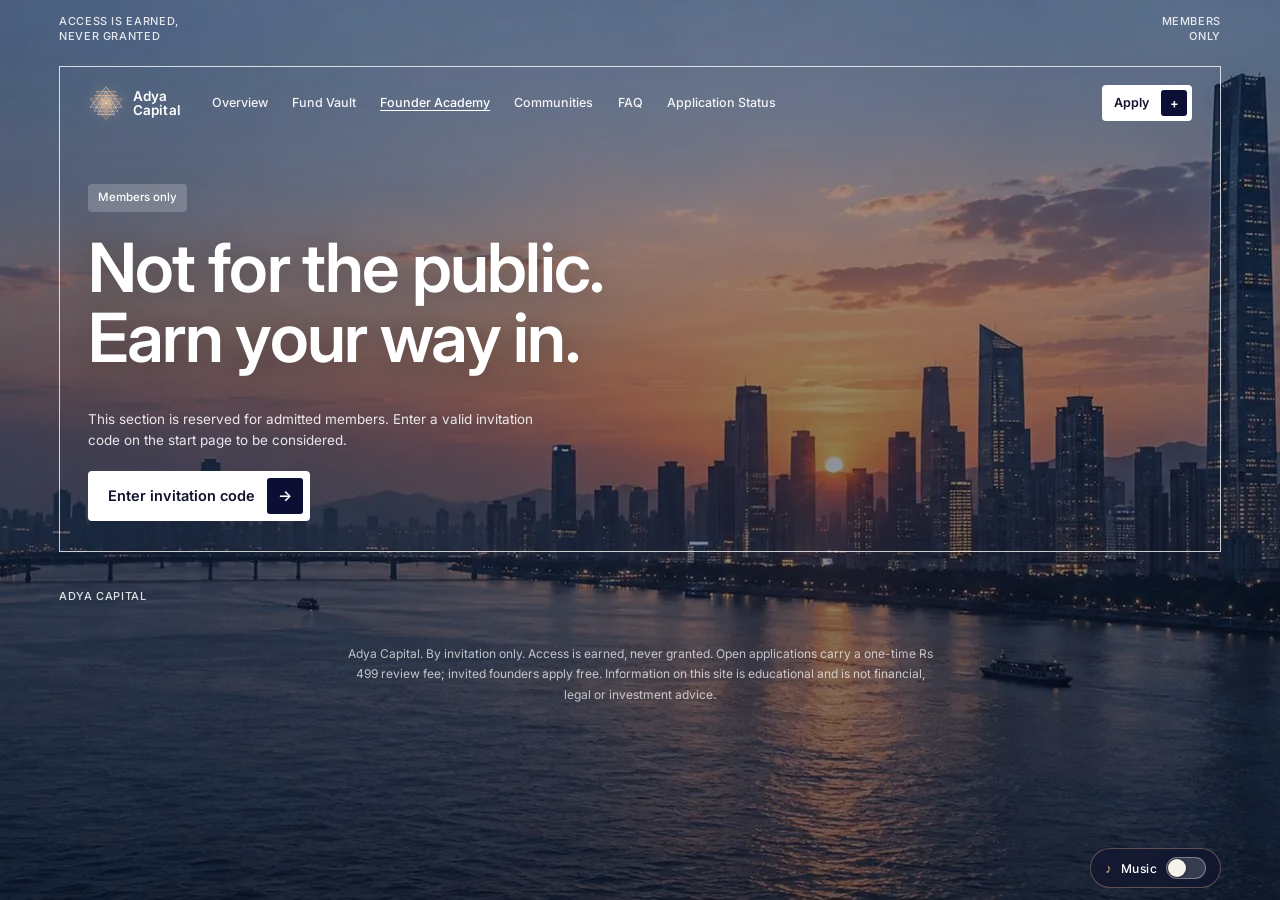
<file: padhai.html>
<!doctype html>
<html lang="en"><head><meta charset="utf-8"><meta name="viewport" content="width=device-width,initial-scale=1,viewport-fit=cover"><meta name="theme-color" content="#2a0a14">
<title>Founder Academy | Adya Capital</title>
<meta name="description" content="How venture capital works: how investors evaluate companies, how valuation is calculated, funding readiness, term sheets and outreach.">
<meta name="robots" content="index,follow,max-image-preview:large"><link rel="canonical" href="https://adyacapital.me/padhai.html">
<meta property="og:type" content="website"><meta property="og:site_name" content="Adya Capital"><meta property="og:title" content="Founder Academy | Adya Capital"><meta property="og:description" content="How venture capital works: how investors evaluate companies, how valuation is calculated, funding readiness, term sheets and outreach."><meta property="og:url" content="https://adyacapital.me/padhai.html"><meta property="og:image" content="https://adyacapital.me/og.png"><meta property="og:image:width" content="1200"><meta property="og:image:height" content="630"><meta property="og:image:alt" content="Adya Capital logo: Sri Yantra mark with ADYA CAPITAL wordmark">
<meta name="twitter:card" content="summary_large_image"><meta name="twitter:title" content="Founder Academy | Adya Capital"><meta name="twitter:description" content="How venture capital works: how investors evaluate companies, how valuation is calculated, funding readiness, term sheets and outreach."><meta name="twitter:image" content="https://adyacapital.me/og.png">
<link rel="icon" type="image/png" href="favicon.png"><link rel="apple-touch-icon" href="apple-touch-icon.png">
<link rel="preconnect" href="https://fonts.googleapis.com"><link rel="preconnect" href="https://fonts.gstatic.com" crossorigin>
<link rel="preconnect" href="https://script.google.com">
<link href="https://fonts.googleapis.com/css2?family=Inter:wght@400;500;600&display=swap" rel="stylesheet">
<link rel="preload" as="image" href="skyline.webp" fetchpriority="high">
<link rel="stylesheet" href="theme.css">
<style>
.acc{padding:0;overflow:hidden}
.acc-head{display:flex;align-items:center;gap:16px;width:100%;text-align:left;background:none;border:0;color:#fff;cursor:pointer;padding:clamp(18px,3vw,26px) clamp(20px,3.4vw,32px);font:inherit}
.acc-head h2{margin:0;flex:1}
.acc-head .step{font-size:11px;font-weight:600;letter-spacing:.16em;text-transform:uppercase;color:var(--mut);white-space:nowrap}
.acc-head .chev{font-size:22px;font-weight:400;color:var(--mut);transition:transform .18s ease;line-height:1}
.acc-head[aria-expanded="true"] .chev{transform:rotate(45deg)}
.acc-head:hover h2{color:#fff}
.acc-body{display:none;padding:0 clamp(20px,3.4vw,32px) clamp(20px,3.4vw,30px)}
.acc-body.open{display:block}
.acc-body h3:first-child,.acc-body p:first-child{margin-top:0}
.rp{margin-top:18px;border-left:3px solid #e5484d;background:rgba(229,72,77,.09);padding:13px 16px;border-radius:0 4px 4px 0}
.rp .rt{font-size:11px;font-weight:600;letter-spacing:.16em;text-transform:uppercase;color:#ff7a7e}
.rp p{margin:7px 0 0;color:rgba(255,255,255,.9);font-size:15px}
.rp b{color:#fff}
.res{margin-top:18px;border-top:1px solid var(--line);padding-top:14px}
.res .rt{font-size:11px;font-weight:600;letter-spacing:.16em;text-transform:uppercase;color:var(--mut)}
.res a{display:flex;gap:9px;align-items:baseline;margin-top:8px;color:#fff;text-decoration:none;font-size:15px}
.res a .tag{flex:none;font-size:11px;font-weight:600;letter-spacing:.08em;text-transform:uppercase;border:1px solid var(--line);border-radius:3px;padding:2px 7px;color:var(--mut)}
.res a:hover{text-decoration:underline}
.res a .src{color:var(--mut);font-size:13px}
</style>    <!-- Microsoft Clarity -->
    <script type="text/javascript">
        (function(c,l,a,r,i,t,y){
            try{var q=location.search.match(/[?&]internal=([01])/);if(q){if(q[1]==='1')localStorage.setItem('adya_internal','1');else localStorage.removeItem('adya_internal');}if(localStorage.getItem('adya_internal')==='1')return;}catch(e){}
            c[a]=c[a]||function(){(c[a].q=c[a].q||[]).push(arguments)};
            t=l.createElement(r);t.async=1;t.src="https://www.clarity.ms/tag/"+i;
            y=l.getElementsByTagName(r)[0];y.parentNode.insertBefore(t,y);
        })(window, document, "clarity", "script", "yz0hhco7fo");
    </script>
<script type="application/ld+json">{"@context": "https://schema.org", "@type": "WebPage", "name": "Founder Academy | Adya Capital", "url": "https://adyacapital.me/padhai.html", "description": "How venture capital works: how investors evaluate companies, how valuation is calculated, funding readiness, term sheets and outreach.", "isPartOf": {"@type": "WebSite", "name": "Adya Capital", "url": "https://adyacapital.me/"}}</script>
</head><body><a class="skip" href="#main">Skip to main content</a>
<div class="bg" aria-hidden="true"></div>
<header class="vhero short" id="top"><div class="frame"><nav class="nav"><a class="logo" href="index.html" aria-label="Adya Capital"><img class="lmark" src="mark-t.png" alt="" width="34" height="34"><span>Adya<br>Capital</span></a><div class="links"><a href="index.html">Overview</a><a href="vault.html">Fund Vault</a><a href="padhai.html" class="here">Founder Academy</a><a href="communities.html">Communities</a><a href="faq.html">FAQ</a><a href="index.html#status">Application Status</a></div><a class="btn sm cta" href="index.html#apply">Apply<span class="i">+</span></a></nav>
<div class="hero-body"><div><div class="pills"><span class="pill">Members only</span><span class="pill">7 lessons</span><span class="pill">Insider red pills</span></div>
<h1 class="title">Founder Academy: How Venture Capital Really Works</h1></div>
<div class="hero-low"><div><p class="sub">Reserved for admitted members. How investors actually decide, how valuation is calculated, and an honest test of whether you are ready to raise. Most founders are not.</p>
<a class="btn lg" href="#l1">Start learning<span class="i">&rarr;</span></a></div>
<div class="right"><a class="btn glass lg" href="vault.html"><span>Open the Fund Vault</span><span class="i">&#9638;</span></a></div></div></div>
</div><div class="corner tl">Access is earned,<br>never granted</div><div class="corner tr">Members<br>only</div><div class="corner bl">Adya Capital</div></header>
<main id="main">
  <div class="toc"><a href="#l1">1 Fund economics</a><a href="#l4">2 Readiness</a><a href="#l2">3 Evaluation</a><a href="#l6">4 Outreach</a><a href="#l3">5 Valuation</a><a href="#calc">Calculators</a><a href="#l5">6 Term sheet</a><a href="#l7">7 Mistakes</a></div>

  <section class="card lesson acc" id="l1">
    <button class="acc-head" type="button" data-acc="l1b" aria-expanded="false">
      <span class="step">Step 1 of 7</span>
      <h2>How a venture fund makes money</h2>
      <span class="chev" aria-hidden="true">+</span>
    </button>
    <div class="acc-body" id="l1b"><p>A venture fund raises capital from <b>limited partners (LPs)</b>: pension funds, endowments, family offices and high-net-worth individuals. A fund typically lives for about <b>10 years</b>. The fund manager (general partner, GP) earns a <b>management fee</b> (commonly around 2% a year) and a share of profits called <b>carry</b> (commonly around 20%).</p>
    <div class="key"><b>The core idea:</b> a VC is not looking for a good company. It is looking for a <b>fund-returner</b>. Most investments fail or return little, and a few outliers produce nearly all of the return. This is the <b>power law</b>.</div>
    <p><b>Illustrative maths.</b> A $100M fund must return about 3x, or $300M, to LPs. Suppose the fund owns 10% of a company at entry and is diluted to about 7% by exit. To return $300M from one company, that exit must be roughly $4B. This is why investors ask whether a company can become a $1B+ business. If your honest answer is a strong, profitable business of a smaller size, venture capital may not be the right path. Bootstrapping, angels, debt and grants are valid alternatives.</p>
    <h3>Funding stages</h3>
    <table><tr><th>Stage</th><th>What investors want to see</th><th>Typical round*</th></tr>
      <tr><td>Pre-seed / angel</td><td>Team, depth of problem understanding, early prototype or pilot</td><td>~$100K to $1M</td></tr>
      <tr><td>Seed</td><td>Live product, early users or revenue, a repeatable signal</td><td>~$1M to $4M</td></tr>
      <tr><td>Series A</td><td>Evidence of product-market fit and a first growth engine</td><td>~$5M to $20M</td></tr>
      <tr><td>Series B and later</td><td>Scaling model, healthy unit economics, expansion</td><td>$20M+</td></tr></table>
    <p class="tiny">*Round sizes vary widely by market and sector. These ranges give a rough sense, not a rule.</p>
  
    <div class="key"><b>Top insight:</b> a fund's age decides its appetite. A fund in years 1-3 of its cycle is writing new cheques; the same fund in year 6 is reserving capital for follow-ons into existing winners. Ask early where they are in the cycle - it changes what your meeting is worth.</div>
    <div class="rp"><span class="rt">Red pill - what insiders know</span><p>A VC is not judging whether your company is <b>good</b>. It is calculating whether you can be one of the 2-3 investments per fund that return everything. A $100M fund and a $500M fund need roughly the same size of outlier - which is why a great $20M business gets polite passes from both. The rejection is arithmetic, not a verdict on you.</p></div>
    <div class="res"><span class="rt">Keep learning</span>
      <a href="https://www.youtube.com/watch?v=oZoxVuXrIUs" target="_blank" rel="noopener"><span class="tag">Video</span><span>How VC Funds Work, with Rajiv Raghunandan of Arali Ventures <span class="src">· Rainmatter by Zerodha</span></span></a>
      <a href="https://a16z.com/16-definitions-on-the-economics-of-vc/" target="_blank" rel="noopener"><span class="tag">Read</span><span>16 Definitions on the Economics of VC <span class="src">· a16z</span></span></a>
      <a href="https://avc.com/2009/04/the-venture-capital-math-problem/" target="_blank" rel="noopener"><span class="tag">Read</span><span>The Venture Capital Math Problem <span class="src">· Fred Wilson, AVC</span></span></a>
    </div>
    </div>
  </section>
  <section class="card lesson acc" id="l4">
    <button class="acc-head" type="button" data-acc="l4b" aria-expanded="false">
      <span class="step">Step 2 of 7</span>
      <h2>Funding readiness: when to raise</h2>
      <span class="chev" aria-hidden="true">+</span>
    </button>
    <div class="acc-body" id="l4b"><p>Fundraising is close to a full-time job. It can take 3 to 6 months and pulls attention from the business. Ask yourself first:</p>
    <ul>
      <li><b>Will capital remove my main bottleneck?</b> If the bottleneck is the product or customer demand rather than money, fix that first.</li>
      <li><b>Can I state clearly what the money achieves in the next 18 months?</b></li>
      <li><b>Is the cap table clean?</b> Inactive co-founder equity, side promises and unregistered options all surface in diligence.</li>
      <li><b>Can I explain the numbers on one page?</b> Revenue, growth, retention, burn and runway.</li>
    </ul>
    <h3>The readiness test investors actually run</h3>
    <p>No investor sends you a checklist. They run one silently in the first ten minutes, and it has four questions:</p>
    <ol>
      <li><b>Pull, not promises.</b> Someone pays, uses the product repeatedly, or has signed a pilot. Retention is the loudest number in the room: 40% of users still active in month three beats 10,000 signups that leaked out.</li>
      <li><b>Numbers cold.</b> CAC, gross margin, burn, runway and last month's growth, from memory, in one breath. Opening a spreadsheet to answer "what is your burn" ends the meeting politely.</li>
      <li><b>Milestone math.</b> "This round buys 18 months and gets us to X, and X makes the next round obvious." If X does not re-rate the company, the round is the wrong size or the plan is vague.</li>
      <li><b>Capacity to run a process.</b> 20 to 30 researched targets with meetings compressed into two to three weeks. One investor at a time is not a process; it is a dependency.</li>
    </ol>
    <div class="key"><b>The honest mirror:</b> your deck already answers these four questions, whether you meant it to or not. Apply and the Committee scores it on ten dimensions - the same scorecard a fund runs, with the fixes written down. <a href="index.html#apply">Get your deck evaluated</a>.</div>
    <h3>Preparation checklist</h3>
    <ol><li>Incorporate properly and put founder shares on vesting (commonly 4 years with a 1-year cliff).</li><li>Assign IP and domains to the company.</li><li>Keep the cap table in a single spreadsheet.</li><li>Build a simple monthly financial model for 18 to 24 months.</li><li>Prepare a data room: deck, model, cap table, incorporation documents and key contracts.</li><li>List 20 to 30 target investors and read each one's thesis. The Fund Vault is a good starting point.</li></ol>
    <p><b>India-specific note.</b> Many early rounds use iSAFE notes, CCPS or convertible notes. Speak to a lawyer and a chartered accountant about structure. Foreign investment also raises company-structure, FEMA and tax questions.</p>
  
    <div class="rp"><span class="rt">Red pill - what insiders know</span><p>The best time to raise is when you do not need to. A fundraise eats 3-6 months and the CEO becomes a full-time fundraiser - the company <b>will</b> slow down while it happens. Founders who raise "because money is available" spend the next year explaining to a board why growth stalled. Raise when speed is your constraint, never when runway is.</p></div>
    <div class="rp"><span class="rt">Red pill - the sentence that costs founders months</span><p>"Keep us posted" means "you are not ready, and I will not say it to your face." Founders hear encouragement; investors mean it as a soft exit. The conversion test: an investor who wants you proposes a next step with a date. Anything less is a no you can only convert later with a new milestone, never with another update email.</p></div>
    <div class="res"><span class="rt">Keep learning</span>
      <a href="https://www.youtube.com/watch?v=zBUhQPPS9AY" target="_blank" rel="noopener"><span class="tag">Video</span><span>How Startup Fundraising Works <span class="src">· Y Combinator Startup School</span></span></a>
      <a href="https://www.ycombinator.com/library/4A-a-guide-to-seed-fundraising" target="_blank" rel="noopener"><span class="tag">Read</span><span>A Guide to Seed Fundraising <span class="src">· Y Combinator</span></span></a>
      <a href="https://paulgraham.com/aord.html" target="_blank" rel="noopener"><span class="tag">Read</span><span>Default Alive or Default Dead? <span class="src">· Paul Graham</span></span></a>
      <a href="https://www.nfx.com/post/fundraising-checklist-13-proof-points-series-a" target="_blank" rel="noopener"><span class="tag">Read</span><span>13 Proof Points: The Fundraising Checklist <span class="src">· NFX</span></span></a>
    </div>
    </div>
  </section>
  <section class="card lesson acc" id="l2">
    <button class="acc-head" type="button" data-acc="l2b" aria-expanded="false">
      <span class="step">Step 3 of 7</span>
      <h2>How investors evaluate a company</h2>
      <span class="chev" aria-hidden="true">+</span>
    </button>
    <div class="acc-body" id="l2b"><p>First screening often takes just 2 to 5 minutes, so every point needs to be clear quickly. Most investors weigh seven things:</p>
    <ol>
      <li><b>Team.</b> Why are these founders the right people for this problem? Do the co-founders have complementary skills and mutual trust? At early stage the team is the strongest signal.</li>
      <li><b>Market size.</b> Build it bottom-up: number of customers x annual revenue per customer. Top-down claims such as "if we win 1% of a huge market" are discounted.</li>
      <li><b>Problem and product.</b> How painful is the problem, and will customers pay to solve it? What is your unfair advantage: data, distribution, technology or supply?</li>
      <li><b>Traction.</b> Revenue, growth rate, retention and customer quality. Early on, retention says more than growth: adding users to a leaky bucket does not build a business.</li>
      <li><b>Unit economics.</b> Customer acquisition cost (CAC), lifetime value (LTV), payback period and gross margin. A common rule of thumb is LTV/CAC of 3 or more, though context varies by sector.</li>
      <li><b>Business model and moat.</b> How does the company make money, and what protects it if a competitor copies it?</li>
      <li><b>The round.</b> How much are you raising, what will it fund, and how many months of runway does it buy?</li>
    </ol>
    <div class="key"><b>Rule of thumb:</b> raise enough to reach the next milestone that makes the following round easier, with 18 to 24 months of runway. "Our competitor raised this much" is a weak reason.</div>
    <h3>What belongs in a pitch deck (10 to 12 slides)</h3>
    <ol><li>One-line description of what you do</li><li>Problem</li><li>Solution and demo</li><li>Market size (bottom-up)</li><li>Traction</li><li>Business model</li><li>Go-to-market</li><li>Competition and positioning</li><li>Team</li><li>Financials and unit economics</li><li>The ask: amount, use of funds and runway</li></ol>
    <h3>Due diligence</h3>
    <p>After a term sheet, investors run diligence: cap table, incorporation and IP documents, customer references, financials and bank statements, tax filings and founder backgrounds. Keep the cap table clean, hold IP in the company's name, and make sure the numbers in your deck match your books. A small inconsistency can end a deal.</p>
  
    <div class="rp"><span class="rt">Red pill - what insiders know</span><p>The first call is a filter, not an evaluation. One partner's "interesting" means nothing - the only real signal is an invite to the full partner meeting, where a decision happens in about 20 minutes of discussion you will never hear. And ghosting <b>is</b> the no: most funds reject by silence. Follow up twice, then spend your energy on the next fund.</p></div>
    <div class="res"><span class="rt">Keep learning</span>
      <a href="https://www.youtube.com/watch?v=142elFVSam8" target="_blank" rel="noopener"><span class="tag">Video</span><span>Marc Andreessen on what VCs look for in startups <span class="src">· Startup Archive</span></span></a>
      <a href="https://paulgraham.com/convince.html" target="_blank" rel="noopener"><span class="tag">Read</span><span>How to Convince Investors <span class="src">· Paul Graham</span></span></a>
    </div>
    </div>
  </section>
  <section class="card lesson acc" id="l6">
    <button class="acc-head" type="button" data-acc="l6b" aria-expanded="false">
      <span class="step">Step 4 of 7</span>
      <h2>Reaching investors</h2>
      <span class="chev" aria-hidden="true">+</span>
    </button>
    <div class="acc-body" id="l6b"><div class="key"><b>Top insight:</b> investors decide in patterns, not paragraphs. The first 60 seconds of your story decide whether the next 19 minutes are evaluation or politeness - lead with the strongest proof you have, not the background.</div>
    <ol>
      <li><b>Warm introductions beat cold email.</b> Use portfolio founders, angels, mentors and alumni networks. When you ask for an introduction, send a short blurb the introducer can forward.</li>
      <li><b>Choose the right investors.</b> Check that stage, sector and cheque size match. Use the Fund Vault filters, then read each fund's portfolio.</li>
      <li><b>Run a process.</b> Book 15 to 20 meetings within a short window to build momentum.</li>
      <li><b>Follow up.</b> Send a brief update after each meeting. If an investor says "let's talk later", return with a new milestone.</li>
    </ol>
    <h3>Cold email template</h3>
    <div class="copyblock" id="tpl">Subject: [Company] - [what you do in one line] | [strongest number]

Hi [Name],

I am [Name], founder of [Company]. We [what you do] for [who], and [one proof point: users, revenue or pilot].

Recent numbers: [metric 1], [metric 2], [growth over the last 3 months].

I am raising a [stage] round of [amount] to reach [milestone]. Your work with [portfolio company or thesis] looks closely related.

Deck and a 2-minute demo: [link]. Could we speak for 20 minutes next week?

Best regards,
[Name] | [LinkedIn] | [phone]</div>
    <p><button class="btn sm" id="copyTpl" type="button" style="margin-top:12px">Copy template<span class="i">&rarr;</span></button></p>
  
    <div class="rp"><span class="rt">Red pill - what insiders know</span><p>"Let us know when you have a lead" is a soft no - there is no queue of friendly followers. Treat fundraising as a funnel with conversion rates, not a series of chats: roughly 50 qualified targets &rarr; 20 first meetings &rarr; 3 partner meetings &rarr; 1 term sheet is a <b>healthy</b> pipeline. And remember investors forward decks to each other constantly - every mass email is a reputation deposit.</p></div>
    <div class="res"><span class="rt">Keep learning</span>
      <a href="https://www.youtube.com/watch?v=SHAh6WKBgiE" target="_blank" rel="noopener"><span class="tag">Video</span><span>How to Talk to Investors <span class="src">· Y Combinator Startup School</span></span></a>
      <a href="https://paulgraham.com/fr.html" target="_blank" rel="noopener"><span class="tag">Read</span><span>How to Raise Money <span class="src">· Paul Graham</span></span></a>
      <a href="https://paulgraham.com/fundraising.html" target="_blank" rel="noopener"><span class="tag">Read</span><span>A Fundraising Survival Guide <span class="src">· Paul Graham</span></span></a>
    </div>
    </div>
  </section>
  <section class="card lesson acc" id="l3">
    <button class="acc-head" type="button" data-acc="l3b" aria-expanded="false">
      <span class="step">Step 5 of 7</span>
      <h2>How valuation is set</h2>
      <span class="chev" aria-hidden="true">+</span>
    </button>
    <div class="acc-body" id="l3b"><div class="key"><b>Reality check:</b> early-stage valuation is closer to negotiation than to science. Methods give a basis for the conversation, but the final number reflects demand, competition between investors and your leverage.</div>
    <h3>Key terms</h3>
    <ul>
      <li><b>Pre-money valuation:</b> company value before the new investment.</li>
      <li><b>Post-money valuation:</b> pre-money plus the new investment.</li>
      <li><b>Investor ownership:</b> investment divided by post-money valuation.</li>
      <li><b>Dilution:</b> your ownership after the round = previous ownership x (1 minus the new investor's percentage).</li>
    </ul>
    <p><b>Example.</b> Pre-money of 20 and an investment of 5 gives a post-money of 25. The investor owns 5/25 = <b>20%</b>, and founders go from 100% to 80% (an option pool can dilute further).</p>
    <h3>Common methods</h3>
    <table><tr><th>Method</th><th>Best used for</th><th>How it works</th></tr>
      <tr><td><b>VC method</b></td><td>Seed to Series A reasoning</td><td>Estimate exit value in 5 to 7 years, the investor's target multiple (for example 10x) and dilution from later rounds. Post-money = exit value x (1 minus future dilution) / target multiple.</td></tr>
      <tr><td><b>Comparables</b></td><td>When similar recent rounds are known</td><td>Look at revenue multiples or round sizes of companies at the same stage, sector and geography.</td></tr>
      <tr><td><b>Scorecard / Berkus</b></td><td>Pre-revenue angel rounds</td><td>Adjust a regional average valuation up or down for team, market, product and competition. Berkus assigns value to the idea, prototype, team, relationships and sales.</td></tr>
      <tr><td><b>DCF</b></td><td>Late stage, predictable cash flow</td><td>Discount forecast cash flows to today's value. It is of limited use early on because the forecast is itself an estimate.</td></tr></table>
    <p>For companies with revenue, an <b>ARR multiple</b> is also a common reference. Multiples move with the market cycle, so check current comparables instead of memorising a number.</p>
    <p><b>Is a higher valuation always better?</b> No. A very high valuation requires a larger milestone to justify the next round. If you miss it, the result can be a flat or down round and strained investor relationships. Choose terms that make the next round easier.</p>
  
    <div class="rp"><span class="rt">Red pill - what insiders know</span><p>Rounds are priced by supply and demand, not by any model. The same company is worth one number with a single interested fund and double with three term sheets on the table - one offer is worth about half of two offers. Your real lever is not negotiation skill, it is <b>manufactured competition</b>: a tight 2-3 week process where every fund knows others are moving. (In India, expect most early rounds to price on iSAFE notes or CCPS with a valuation cap rather than a fixed price.)</p></div>
    <div class="res"><span class="rt">Keep learning</span>
      <a href="https://www.youtube.com/watch?v=8uYSkRcWUwo" target="_blank" rel="noopener"><span class="tag">Video</span><span>Pre-Money vs. Post-Money Valuations <span class="src">· Day One</span></span></a>
      <a href="https://visible.vc/blog/startup-valuation-methods/" target="_blank" rel="noopener"><span class="tag">Read</span><span>Valuing Startups: 10 Popular Methods <span class="src">· Visible.vc</span></span></a>
    </div>
    </div>
  </section>
  <section class="card" id="calc">
    <h2>Valuation calculators</h2>
    <p class="lead">Two simple tools. Numbers stay in your browser and are never sent anywhere.</p>
    <h3>A. Round dilution</h3>
    <div class="calc">
      <label>Pre-money valuation<input id="cPre" type="number" min="0" step="any" value="20" inputmode="decimal"></label>
      <label>Amount to raise<input id="cRaise" type="number" min="0" step="any" value="5" inputmode="decimal"></label>
      <label>Founders' current ownership (%)<input id="cOwn" type="number" min="0" max="100" step="any" value="100" inputmode="decimal"></label>
      <label>New option pool (% of post-money)<input id="cEsop" type="number" min="0" max="50" step="any" value="0" inputmode="decimal"></label>
    </div>
    <div class="result" id="rA"></div>
    <h3 style="margin-top:26px">B. VC method: the investor's view</h3>
    <div class="calc">
      <label>Exit value (in 5 to 7 years)<input id="vExit" type="number" min="0" step="any" value="500" inputmode="decimal"></label>
      <label>Investor target multiple (x)<input id="vMult" type="number" min="1" step="any" value="10" inputmode="decimal"></label>
      <label>Dilution from later rounds (%)<input id="vDil" type="number" min="0" max="95" step="any" value="50" inputmode="decimal"></label>
      <label>Amount you are raising<input id="vRaise" type="number" min="0" step="any" value="5" inputmode="decimal"></label>
    </div>
    <div class="result" id="rB"></div>
    <p class="tiny" style="margin-top:14px">Use any currency (for example INR crore, INR lakh or USD millions), as long as every box uses the same unit. These tools are for learning, not a valuation opinion. Real deals depend on terms, competition and market conditions.</p>
  </section>
  <section class="card lesson acc" id="l5">
    <button class="acc-head" type="button" data-acc="l5b" aria-expanded="false">
      <span class="step">Step 6 of 7</span>
      <h2>Reading a term sheet</h2>
      <span class="chev" aria-hidden="true">+</span>
    </button>
    <div class="acc-body" id="l5b"><p>A term sheet is mostly non-binding (apart from clauses such as exclusivity and confidentiality), but it sets the direction of the deal. Read these carefully:</p>
    <table><tr><th>Term</th><th>What it means</th></tr>
      <tr><td><b>Valuation and round size</b></td><td>Pre-money value, investment amount and the investor's resulting ownership.</td></tr>
      <tr><td><b>Liquidation preference</b></td><td>How much the investor is paid first on an exit. 1x non-participating is generally considered founder-friendly. Participating or above 1x can significantly reduce your share.</td></tr>
      <tr><td><b>Option pool</b></td><td>Shares reserved for employees. Investors often require the pool in the pre-money, which increases founders' effective dilution.</td></tr>
      <tr><td><b>Anti-dilution</b></td><td>Protection for the investor in a down round. Broad-based weighted average is common. Full ratchet is heavy on founders.</td></tr>
      <tr><td><b>Board and control</b></td><td>Board seats and protective provisions: which decisions need investor approval.</td></tr>
      <tr><td><b>Vesting</b></td><td>How founder shares are earned and what happens if a founder leaves.</td></tr>
      <tr><td><b>Pro-rata / ROFR</b></td><td>The investor's right to maintain its percentage in later rounds.</td></tr>
      <tr><td><b>Exclusivity (no-shop)</b></td><td>A period during which you cannot talk to other investors.</td></tr></table>
    <div class="key"><b>Advice:</b> do not sign the first term sheet without a startup lawyer reviewing it. Terms can cost more than valuation.</div>
  
    <div class="rp"><span class="rt">Red pill - what insiders know</span><p>Founders fight over valuation and lose on terms. A 1x <b>participating</b> preference can cost you more than a 20% lower valuation - at a modest exit the preference stack, not the headline number, decides who gets paid. The three clauses that quietly move the most money: liquidation preference, the option-pool shuffle (a pool carved out of pre-money is paid by founders, not investors), and anti-dilution. Before signing, do the payout math at a boring Rs 100 Cr exit, not the dream exit.</p></div>
    <div class="res"><span class="rt">Keep learning</span>
      <a href="https://www.youtube.com/watch?v=Dk6JNTDec9I" target="_blank" rel="noopener"><span class="tag">Video</span><span>Understanding SAFEs and Priced Equity Rounds, by Kirsty Nathoo <span class="src">· Y Combinator</span></span></a>
      <a href="https://www.youtube.com/watch?v=q61LrsprclE" target="_blank" rel="noopener"><span class="tag">Video</span><span>How SAFEs work (Cap Table 101) <span class="src">· Carta</span></span></a>
      <a href="https://www.ycombinator.com/safe" target="_blank" rel="noopener"><span class="tag">Read</span><span>The post-money SAFE: documents and explainer <span class="src">· Y Combinator</span></span></a>
      <a href="https://feld.com/archives/2005/08/term-sheet-series-wrap-up/" target="_blank" rel="noopener"><span class="tag">Read</span><span>The Term Sheet Series (every clause, unpacked) <span class="src">· Brad Feld</span></span></a>
    </div>
    </div>
  </section>
  <section class="card lesson acc" id="l7">
    <button class="acc-head" type="button" data-acc="l7b" aria-expanded="false">
      <span class="step">Step 7 of 7</span>
      <h2>Common founder mistakes</h2>
      <span class="chev" aria-hidden="true">+</span>
    </button>
    <div class="acc-body" id="l7b"><div class="key"><b>Top insight:</b> every mistake on this list is cheap to fix before the first meeting and expensive after diligence starts. The week you spend cleaning up is worth more than the week you spend on one more slide.</div>
    <ul>
      <li><b>Mass emailing without research.</b> Investors notice quickly, especially with the wrong name.</li>
      <li><b>Top-down market sizing.</b> "If we get 1% of the market" is not a plan.</li>
      <li><b>"We have no competitors."</b> There is always at least the status quo.</li>
      <li><b>Insisting on a high valuation without traction.</b></li>
      <li><b>A messy cap table:</b> co-founders without vesting, verbal equity promises.</li>
      <li><b>Raising with two months of runway left.</b> It signals urgency and removes your leverage.</li>
      <li><b>Overstating numbers.</b> Diligence will surface them.</li>
      <li><b>Looking only at the money.</b> You will work with an investor for 7 to 10 years. Check reputation, support and references.</li>
    </ul>
    <p class="tiny">This material is educational and is not financial or legal advice. Speak to your lawyer and accountant before a real transaction.</p>
    <p><a class="btn" href="vault.html">Open the Fund Vault<span class="i">&rarr;</span></a></p>
  
    <div class="rp"><span class="rt">Red pill - what insiders know</span><p>The mistakes that kill deals are rarely in the deck - they surface in diligence: numbers that do not match the bank statement, a departed co-founder still holding 30% with no vesting, IP sitting in a founder's personal name. Deals die in week four, not in the first meeting. And the most expensive mistake of all: starting the raise with two months of runway. <b>Desperation has a price, and investors can smell it.</b></p></div>
    <div class="res"><span class="rt">Keep learning</span>
      <a href="https://www.youtube.com/watch?v=D56QeyyQMLI" target="_blank" rel="noopener"><span class="tag">Video</span><span>The Biggest Mistakes First-Time Founders Make, by Michael Seibel <span class="src">· Y Combinator</span></span></a>
      <a href="https://paulgraham.com/startupmistakes.html" target="_blank" rel="noopener"><span class="tag">Read</span><span>The 18 Mistakes That Kill Startups <span class="src">· Paul Graham</span></span></a>
    </div>
    </div>
  </section>
</main>
<footer><p>Adya Capital. By invitation only. Access is earned, never granted. Open applications carry a one-time Rs 499 review fee; invited founders apply free. Information on this site is educational and is not financial, legal or investment advice.</p></footer>
<button id="mute" class="" type="button" aria-label="Toggle background music" title="Background music"><span class="mic">&#9834;</span><span class="mlabel">Music</span><span class="track"><span class="knob"></span></span></button><script src="music.js"></script><script src="club.js"></script><script src="padhai.js"></script>
</body></html>
</file>
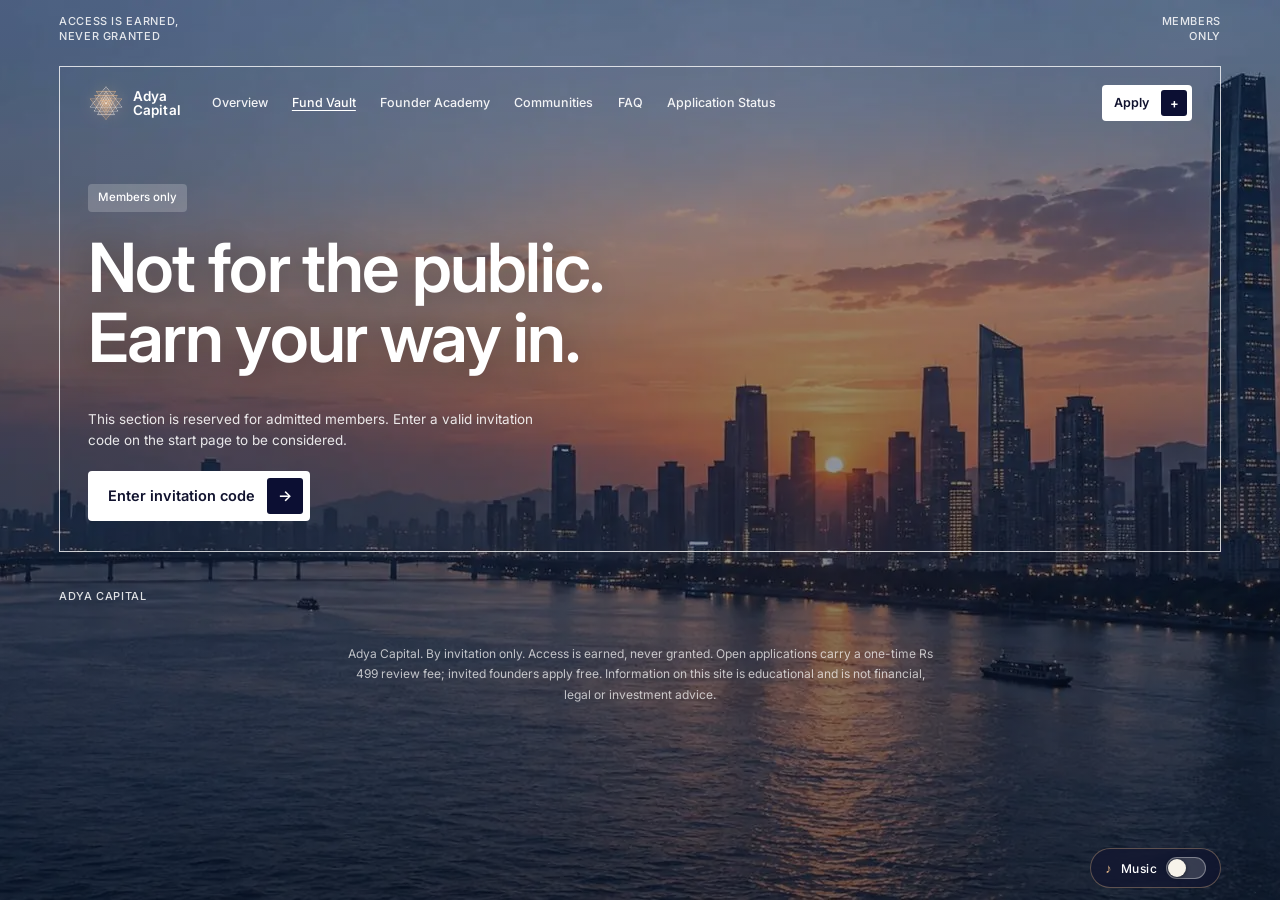
<file: vault.html>
<!doctype html>
<html lang="en"><head><meta charset="utf-8"><meta name="viewport" content="width=device-width,initial-scale=1,viewport-fit=cover"><meta name="theme-color" content="#2a0a14">
<title>Fund Vault | Adya Capital</title>
<meta name="description" content="You earned your way in, so use it. A curated, searchable directory of leading venture funds, accelerators and angel networks.">
<meta name="robots" content="index,follow,max-image-preview:large"><link rel="canonical" href="https://adyacapital.me/vault.html">
<meta property="og:type" content="website"><meta property="og:site_name" content="Adya Capital"><meta property="og:title" content="Fund Vault | Adya Capital"><meta property="og:description" content="You earned your way in, so use it. A curated, searchable directory of leading venture funds, accelerators and angel networks."><meta property="og:url" content="https://adyacapital.me/vault.html"><meta property="og:image" content="https://adyacapital.me/og.png"><meta property="og:image:width" content="1200"><meta property="og:image:height" content="630"><meta property="og:image:alt" content="Adya Capital logo: Sri Yantra mark with ADYA CAPITAL wordmark">
<meta name="twitter:card" content="summary_large_image"><meta name="twitter:title" content="Fund Vault | Adya Capital"><meta name="twitter:description" content="You earned your way in, so use it. A curated, searchable directory of leading venture funds, accelerators and angel networks."><meta name="twitter:image" content="https://adyacapital.me/og.png">
<link rel="icon" type="image/png" href="favicon.png"><link rel="apple-touch-icon" href="apple-touch-icon.png">
<link rel="preconnect" href="https://fonts.googleapis.com"><link rel="preconnect" href="https://fonts.gstatic.com" crossorigin>
<link rel="preconnect" href="https://script.google.com">
<link href="https://fonts.googleapis.com/css2?family=Inter:wght@400;500;600&display=swap" rel="stylesheet">
<link rel="preload" as="image" href="skyline.webp" fetchpriority="high">
<link rel="stylesheet" href="theme.css">    <!-- Microsoft Clarity -->
    <script type="text/javascript">
        (function(c,l,a,r,i,t,y){
            try{var q=location.search.match(/[?&]internal=([01])/);if(q){if(q[1]==='1')localStorage.setItem('adya_internal','1');else localStorage.removeItem('adya_internal');}if(localStorage.getItem('adya_internal')==='1')return;}catch(e){}
            c[a]=c[a]||function(){(c[a].q=c[a].q||[]).push(arguments)};
            t=l.createElement(r);t.async=1;t.src="https://www.clarity.ms/tag/"+i;
            y=l.getElementsByTagName(r)[0];y.parentNode.insertBefore(t,y);
        })(window, document, "clarity", "script", "yz0hhco7fo");
    </script>
<script type="application/ld+json">{"@context": "https://schema.org", "@type": "WebPage", "name": "Fund Vault | Adya Capital", "url": "https://adyacapital.me/vault.html", "description": "You earned your way in, so use it. A curated, searchable directory of leading venture funds, accelerators and angel networks.", "isPartOf": {"@type": "WebSite", "name": "Adya Capital", "url": "https://adyacapital.me/"}}</script>
</head><body><a class="skip" href="#main">Skip to main content</a>
<div class="bg" aria-hidden="true"></div>
<header class="vhero short" id="top"><div class="frame"><nav class="nav"><a class="logo" href="index.html" aria-label="Adya Capital"><img class="lmark" src="mark-t.png" alt="" width="34" height="34"><span>Adya<br>Capital</span></a><div class="links"><a href="index.html">Overview</a><a href="vault.html" class="here">Fund Vault</a><a href="padhai.html">Founder Academy</a><a href="communities.html">Communities</a><a href="faq.html">FAQ</a><a href="index.html#status">Application Status</a></div><a class="btn sm cta" href="index.html#apply">Apply<span class="i">+</span></a></nav>
<div class="hero-body"><div><div class="pills"><span class="pill">Members only</span><span class="pill">50+ funds</span><span class="pill">Updated October 2026</span></div>
<h1 class="title">Fund Vault: Reserved<br>for Admitted Members</h1></div>
<div class="hero-low"><div><p class="sub">You earned your way in, so use it. A curated, searchable directory of leading venture funds, accelerators and angel networks. Filter by stage, geography and sector, then go straight to each fund's website and LinkedIn page.</p>
<a class="btn lg" href="#q">Search the vault<span class="i">&rarr;</span></a></div>
<div class="right"><a class="btn glass lg" href="padhai.html"><span>Founder Academy</span><span class="i">&#9638;</span></a></div></div></div>
</div><div class="corner tl">Access is earned,<br>never granted</div><div class="corner tr">Members<br>only</div><div class="corner bl">Adya Capital</div></header>
<main class="wide" id="main">
  <div class="panel">
    <input type="search" id="q" placeholder="Search by fund, sector, geography or partner" autocomplete="off" aria-label="Search funds">
    <div class="frow"><b>Stage</b><span id="fStage"></span></div>
    <div class="frow"><b>Geography</b><span id="fGeo"></span></div>
    <div class="frow"><b>Sector</b><span id="fSec"></span></div>
    <div class="frow"><b>Type</b><span id="fType"></span></div>
  </div>
  <div class="count" id="count"></div>
  <div class="grid" id="grid"></div>
  <p class="note" id="asof"></p>
</main>
<footer><p>Adya Capital. By invitation only. Access is earned, never granted. Open applications carry a one-time Rs 499 review fee; invited founders apply free. Information on this site is educational and is not financial, legal or investment advice.</p></footer>
<button id="mute" class="" type="button" aria-label="Toggle background music" title="Background music"><span class="mic">&#9834;</span><span class="mlabel">Music</span><span class="track"><span class="knob"></span></span></button><script src="funds.js"></script><script src="music.js"></script><script src="club.js"></script><script src="vault.js"></script>
</body></html>
</file>
<file: theme.css>
:root{--ink:#fff;--mut:rgba(255,255,255,.72);--line:rgba(255,255,255,.34);--navy:#0c0f33;--glass:rgba(10,18,40,.46)}
*{box-sizing:border-box}
html,body{margin:0}
html{scroll-behavior:smooth;background:#0e1830}
body{font-family:"Inter",system-ui,-apple-system,"Segoe UI",sans-serif;color:var(--ink);font-size:16px;line-height:1.55;-webkit-font-smoothing:antialiased;min-height:100vh}
.bg{position:fixed;inset:0;z-index:0;background:linear-gradient(rgba(16,28,60,.32),rgba(10,16,36,.55)),url(skyline.webp) center/cover no-repeat}
.hidden{display:none!important}
a{color:#fff;text-underline-offset:3px}
/* hero */
.vhero{position:relative;z-index:2;padding:clamp(44px,6.2vw,66px) clamp(12px,4.6vw,64px)}
.vhero.full{min-height:100vh}.vhero.short{min-height:68vh}
.frame{position:relative;border:1px solid rgba(255,255,255,.78);display:flex;flex-direction:column;min-height:calc(100vh - clamp(88px,12.4vw,132px));padding:18px clamp(14px,2.2vw,28px) clamp(18px,3vw,30px)}
.vhero.short .frame{min-height:calc(68vh - clamp(88px,12.4vw,132px))}
.vhero.full .frame{padding-bottom:76px}
@media (min-width:721px){.vhero.full .hero-low .right{margin-right:120px}}
.corner{position:absolute;font-size:11px;letter-spacing:.06em;text-transform:uppercase;color:rgba(255,255,255,.85);line-height:1.35;font-weight:500}
.corner.tl{top:14px;left:clamp(12px,4.6vw,64px)}.corner.tr{top:14px;right:clamp(12px,4.6vw,64px);text-align:right}
.corner.bl{bottom:14px;left:clamp(12px,4.6vw,64px)}.corner.br{bottom:14px;right:clamp(12px,4.6vw,64px);text-align:right}
.nav{display:flex;align-items:center;gap:clamp(14px,2.4vw,34px);flex-wrap:wrap}
.logo{display:flex;align-items:center;gap:9px;text-decoration:none;color:#fff;font-weight:600;font-size:13.5px;line-height:1.05;letter-spacing:.01em}
.logo svg{width:30px;height:30px;flex:none}
.nav .links{display:flex;gap:clamp(12px,1.9vw,26px);flex-wrap:wrap;margin-right:auto}
.nav .links a{color:#fff;text-decoration:none;font-size:12.5px;font-weight:500;opacity:.92;white-space:nowrap}
.nav .links a:hover,.nav .links a.here{opacity:1;text-decoration:underline}
.nav .cta{margin-left:auto}
.btn{display:inline-flex;align-items:center;gap:12px;background:#fff;color:#10122e;border:0;border-radius:4px;padding:6px 6px 6px 16px;font:600 13.5px/1 "Inter",sans-serif;cursor:pointer;text-decoration:none;transition:transform .15s,box-shadow .15s}
.btn .i{display:grid;place-items:center;width:30px;height:30px;border-radius:3px;background:var(--navy);color:#fff;font-size:15px}
.btn:hover{transform:translateY(-1px);box-shadow:0 8px 24px -8px rgba(0,0,0,.5)}
.btn.lg{padding:7px 7px 7px 20px;font-size:14.5px}.btn.lg .i{width:36px;height:36px}
.btn.sm{padding:5px 5px 5px 12px;font-size:12.5px}.btn.sm .i{width:26px;height:26px;font-size:13px}
.btn.glass{background:rgba(255,255,255,.18);color:#fff;backdrop-filter:blur(10px);-webkit-backdrop-filter:blur(10px);border:1px solid rgba(255,255,255,.22)}
.btn.glass .i{background:rgba(255,255,255,.22)}
.btn.ghost{background:transparent;color:#fff;border:1px solid var(--line)}
.btn.ghost .i{background:rgba(255,255,255,.14)}
.btn:disabled{opacity:.6;cursor:wait}
.btn.ok{background:#d9f5e6}
.hero-body{flex:1;display:flex;flex-direction:column;justify-content:space-between;gap:36px;padding-top:clamp(34px,7vh,78px)}
.pills{display:flex;gap:8px;flex-wrap:wrap;margin-bottom:20px}
.pill{display:inline-flex;align-items:center;gap:7px;font-size:11.5px;font-weight:500;padding:5px 10px;border-radius:4px;background:rgba(255,255,255,.2);color:#fff;border:0;font-family:inherit}
h1.title{font-size:clamp(34px,5.3vw,74px);line-height:1.04;letter-spacing:-.025em;font-weight:600;margin:0;max-width:15.5em;text-shadow:0 2px 30px rgba(0,0,0,.25)}
.hero-low{display:flex;justify-content:space-between;align-items:flex-end;gap:24px;flex-wrap:wrap}
.hero-low .sub{max-width:480px;font-size:13.5px;line-height:1.55;color:rgba(255,255,255,.88);margin:0 0 20px}
.hero-low .right{margin-left:auto}
.gform{display:flex;gap:8px;flex-wrap:wrap;max-width:560px}
.gform input{flex:1 1 230px;margin:0}
.gmsg{min-height:1.5em;margin:10px 0 0;font-size:13px;color:#fff;font-weight:500}
.gmsg.bad{color:#ffb3bd}
/* gate */
#gate{position:fixed;inset:0;z-index:50;overflow:auto;background:linear-gradient(rgba(16,28,60,.32),rgba(10,16,36,.5)),url(skyline.webp) center/cover no-repeat;transition:opacity .5s}
#gate.open{opacity:0;pointer-events:none}
#gate .vhero{min-height:100%}
/* inputs */
label{display:block;font-size:13px;font-weight:500;margin:16px 0 0;color:#fff}
label small{font-weight:400;color:var(--mut)}
input,textarea{width:100%;margin-top:6px;padding:13px 14px;border-radius:4px;border:1px solid rgba(255,255,255,.45);background:rgba(255,255,255,.12);color:#fff;font:400 15px "Inter",sans-serif;transition:border-color .15s,background .15s}
input::placeholder{color:rgba(255,255,255,.58)}
input:focus{outline:none;border-color:#fff;background:rgba(255,255,255,.2)}
#invite{text-transform:uppercase;letter-spacing:.08em;font-weight:500}
input[type=search]{font-size:16px}
/* layout */
main{position:relative;z-index:2;max-width:760px;margin:0 auto;padding:6px 16px 20px}
main.wide{max-width:1040px}
.card{background:var(--glass);backdrop-filter:blur(18px);-webkit-backdrop-filter:blur(18px);border:1px solid var(--line);border-radius:4px;padding:clamp(20px,3.4vw,32px);margin:22px 0;color:#fff}
.card h2{font-size:clamp(22px,2.6vw,28px);font-weight:600;letter-spacing:-.015em;margin:0 0 6px;line-height:1.15}
.card h3{font-size:16px;font-weight:600;margin:20px 0 6px}
.card p,.card li{color:rgba(255,255,255,.88)}
.card .lead{color:var(--mut);margin:0 0 6px}
.tiny{font-size:12.5px;color:var(--mut);line-height:1.6}
.row{display:flex;gap:10px;flex-wrap:wrap}
.chips{display:flex;flex-wrap:wrap;gap:8px;margin-top:8px}
.chip{border:1px solid var(--line);background:rgba(255,255,255,.08);color:#fff;border-radius:4px;padding:8px 13px;font:500 13px "Inter",sans-serif;cursor:pointer;transition:.12s}
.chip:hover{border-color:#fff}.chip.on{background:#fff;color:#10122e;border-color:#fff}
.deck{margin:22px 0 4px}
.tabs{display:inline-flex;gap:0;border:1px solid var(--line);border-radius:4px;padding:3px;margin-bottom:10px}
.tab{padding:8px 16px;border:0;border-radius:3px;background:transparent;color:#fff;font:500 13px "Inter",sans-serif;cursor:pointer}
.tab.active{background:#fff;color:#10122e}
.drop{display:block;border:1px dashed rgba(255,255,255,.55);border-radius:4px;padding:24px;text-align:center;cursor:pointer;background:rgba(255,255,255,.07);margin:6px 0}
.drop:hover{background:rgba(255,255,255,.14)}.drop input{display:none}
.err{color:#ffb3bd;font-weight:500;min-height:1.3em;margin:12px 0 0;font-size:14px}
.ticket{font-size:15px;border:1px solid var(--line);border-radius:4px;padding:14px 16px;margin:14px 0;background:rgba(255,255,255,.08);display:flex;align-items:center;gap:10px;flex-wrap:wrap}
.ticket b{font-size:20px;letter-spacing:.08em}
.refbox{margin:22px 0 8px;padding:20px;border:1px solid var(--line);border-radius:4px;background:rgba(255,255,255,.07)}
.refbox h3{margin:0 0 4px}.refbox p{margin:6px 0 14px}
.code-row{display:flex;gap:10px;align-items:center;flex-wrap:wrap;margin-bottom:14px}
.code{font-size:22px;font-weight:600;letter-spacing:.1em;border:1px solid var(--line);padding:9px 14px;border-radius:4px;background:rgba(0,0,0,.2)}
.copybtn{border:1px solid var(--line);background:rgba(255,255,255,.12);color:#fff;border-radius:4px;padding:7px 11px;font:500 12.5px "Inter",sans-serif;cursor:pointer}
.copybtn:hover{background:rgba(255,255,255,.24)}.copybtn.ok{background:#d9f5e6;color:#0a3d22}
.status{margin-top:18px;padding:20px;border-radius:4px;font-size:16px;line-height:1.6;border:1px solid var(--line);background:rgba(255,255,255,.08)}
.status.approved{border-color:#8de0b5;background:rgba(40,170,110,.2)}.status.rejected{border-color:#ffb3bd;background:rgba(200,50,80,.18)}
.status .phone{display:block;font-size:28px;font-weight:600;margin:10px 0;letter-spacing:.02em}
.status .mini{font-size:13px;margin-top:12px;color:var(--mut)}
.status .mini a{word-break:break-all}
.faq details{border-bottom:1px solid rgba(255,255,255,.2)}.faq details:last-child{border:0}
.faq summary{cursor:pointer;font-weight:500;padding:14px 26px 14px 0;list-style:none;position:relative}
.faq summary::-webkit-details-marker{display:none}
.faq summary:after{content:"+";position:absolute;right:2px;top:11px;font-size:20px;font-weight:300}
.faq details[open] summary:after{content:"\2013"}
.faq p{margin:0 0 14px}
footer{position:relative;z-index:2;text-align:center;color:rgba(255,255,255,.7);font-size:12px;line-height:1.7;padding:14px 22px 50px;max-width:640px;margin:0 auto}
.toast{position:fixed;left:50%;bottom:24px;transform:translate(-50%,140px);background:#fff;color:#10122e;padding:10px 16px;border-radius:4px;font-weight:500;font-size:14px;z-index:99;transition:transform .3s}
.toast.show{transform:translate(-50%,0)}
/* music control */
#mute{position:fixed;right:clamp(12px,4.6vw,64px);bottom:12px;z-index:80;display:flex;align-items:center;gap:9px;background:rgba(16,18,46,.55);backdrop-filter:blur(10px);-webkit-backdrop-filter:blur(10px);border:1px solid rgba(232,185,138,.35);color:#fff;border-radius:999px;padding:8px 14px;font:500 12px "Inter",sans-serif;cursor:pointer;user-select:none;-webkit-user-select:none}
#mute:hover{border-color:rgba(232,185,138,.7)}
#mute .mic{font-size:13px;line-height:1;color:#e8b98a}
#mute .mlabel{color:#fff;letter-spacing:.04em}
#mute .track{position:relative;flex:none;width:40px;height:22px;border-radius:999px;background:rgba(255,255,255,.16);border:1px solid rgba(255,255,255,.35);transition:background .25s ease,border-color .25s ease}
#mute .knob{position:absolute;top:1px;left:1px;width:18px;height:18px;border-radius:50%;background:#f7f3ea;box-shadow:0 1px 4px rgba(0,0,0,.45);transition:transform .25s cubic-bezier(.4,0,.2,1)}
#mute.on .track{background:rgba(255,255,255,.95);border-color:#fff}
#mute.on .knob{transform:translateX(18px);background:#10122e;box-shadow:0 1px 4px rgba(0,0,0,.35)}
/* vault */
.panel{background:var(--glass);backdrop-filter:blur(18px);-webkit-backdrop-filter:blur(18px);border:1px solid var(--line);border-radius:4px;padding:18px;margin:22px 0}
.panel input[type=search]{margin:0 0 12px}
.frow{display:flex;gap:6px;flex-wrap:wrap;align-items:center;margin:8px 0}
.frow>span{display:flex;gap:6px;flex-wrap:wrap}.frow>b{font-size:11px;letter-spacing:.08em;text-transform:uppercase;font-weight:500;color:var(--mut);min-width:78px}
.fp{border:1px solid var(--line);background:rgba(255,255,255,.07);color:#fff;border-radius:4px;padding:5px 11px;font:500 12.5px "Inter",sans-serif;cursor:pointer}
.fp:hover{border-color:#fff}.fp.on{background:#fff;color:#10122e;border-color:#fff}
.count{font-size:13px;color:var(--mut);margin:4px 2px}
.grid{display:grid;grid-template-columns:repeat(auto-fill,minmax(290px,1fr));gap:16px;margin:12px 0 28px;position:relative;z-index:2}
.fund{background:var(--glass);backdrop-filter:blur(18px);-webkit-backdrop-filter:blur(18px);border:1px solid var(--line);border-radius:4px;padding:20px;display:flex;flex-direction:column}
.fund h3{font-size:18px;font-weight:600;letter-spacing:-.01em;margin:0 0 2px}
.fund .meta{font-size:12.5px;color:var(--mut);margin-bottom:10px}
.tags{display:flex;gap:5px;flex-wrap:wrap;margin:2px 0 10px}
.tag{font-size:11.5px;font-weight:500;background:rgba(255,255,255,.2);padding:3px 8px;border-radius:3px}.tag.s{background:transparent;border:1px solid var(--line)}
.people{font-size:12.5px;color:var(--mut);margin:0 0 6px;line-height:1.7}.people a{color:#fff}
.flinks{display:flex;gap:8px;margin-top:auto;padding-top:12px;flex-wrap:wrap}
.flinks a{font-size:12.5px;font-weight:500;text-decoration:none;border-radius:4px;padding:8px 12px;background:#fff;color:#10122e}
.flinks a.in{background:transparent;color:#fff;border:1px solid var(--line)}
.empty{text-align:center;color:var(--mut);padding:40px 10px;grid-column:1/-1}
.note{color:var(--mut);font-size:12px;line-height:1.7;text-align:center;max-width:720px;margin:0 auto 24px}
/* academy */
.toc{display:flex;gap:8px;flex-wrap:wrap;margin:22px 0 0}
.toc a{font-size:12.5px;font-weight:500;text-decoration:none;border:1px solid var(--line);border-radius:4px;padding:6px 12px;background:rgba(10,18,40,.4)}
.toc a:hover{background:#fff;color:#10122e}
.lesson ol,.lesson ul{padding-left:20px}.lesson li{margin:7px 0}
.lesson table{width:100%;border-collapse:collapse;font-size:14px;margin:12px 0}
.lesson th,.lesson td{border-bottom:1px solid rgba(255,255,255,.2);padding:9px 8px;text-align:left;vertical-align:top}
.lesson th{font-size:11px;letter-spacing:.08em;text-transform:uppercase;color:var(--mut);font-weight:500}
.key{border-left:3px solid #fff;background:rgba(255,255,255,.1);padding:10px 14px;margin:14px 0;border-radius:0 4px 4px 0}
.calc{display:grid;grid-template-columns:1fr 1fr;gap:0 14px}
.result{background:rgba(255,255,255,.1);border:1px solid var(--line);border-radius:4px;padding:14px 16px;margin-top:14px;line-height:1.8}
.check{display:flex;gap:12px;align-items:flex-start;padding:10px 0;border-bottom:1px solid rgba(255,255,255,.16);cursor:pointer;margin:0;font-weight:400}
.check input{width:18px;height:18px;margin:3px 0 0;flex:none;accent-color:#fff}
.meter{height:6px;background:rgba(255,255,255,.2);border-radius:3px;overflow:hidden;margin:14px 0 0}
.meter i{display:block;height:100%;width:0;background:#fff;transition:width .4s}
.copyblock{border:1px solid var(--line);border-radius:4px;padding:14px 16px;white-space:pre-wrap;font-size:14px;line-height:1.6;background:rgba(0,0,0,.2)}
@media(max-width:720px){
 .corner.bl,.corner.br{display:none}.corner{font-size:9.5px}
 .nav{gap:10px}.nav .links{order:3;flex-basis:100%;gap:14px;margin-top:2px}.nav .cta{margin-left:auto}
 .hero-low{flex-direction:column;align-items:flex-start}.hero-low .right{margin-left:0}
 .calc{grid-template-columns:1fr}.grid{grid-template-columns:1fr}.frame{padding-top:14px}
 #mute{padding:8px 10px;gap:7px}#mute .mlabel{display:none}
 .nav .links a{display:inline-block;padding:10px 3px}
 .chip{padding:12px 15px}
 .toc a{padding:11px 13px}
 .fp{padding:10px 13px}
 .corner{font-size:10.5px}
}

.logo .lmark{width:36px;height:36px;display:block;flex:none;filter:drop-shadow(0 0 8px rgba(232,185,138,.35))}
.glogo{display:flex;margin:0 0 20px;color:#fff}
.glogo img{display:block;filter:drop-shadow(0 0 18px rgba(232,185,138,.45)) drop-shadow(0 2px 10px rgba(0,0,0,.35))}
.gtxt{display:flex;flex-direction:column}
.gtxt b{font:500 30px/1 Inter,sans-serif;letter-spacing:.42em;margin-right:-.42em;text-shadow:0 2px 14px rgba(0,0,0,.4)}
.gtxt em{font:500 11px/1 Inter,sans-serif;letter-spacing:.6em;color:#e8b98a;font-style:normal;margin-top:9px}
.gtxt i{display:block;height:1px;width:100%;margin-top:11px;background:linear-gradient(90deg,#e8b98a,rgba(232,185,138,.15))}
.lg-a .glogo .gtxt{display:none}.lg-a .glogo img{width:170px;height:170px}
.lg-b .glogo{flex-direction:column;align-items:flex-start}.lg-b .glogo img{width:112px;height:112px;margin-bottom:10px}.lg-b .gtxt i{margin-top:12px;width:210px}
.lg-c .glogo{align-items:center;gap:16px}.lg-c .glogo img{width:74px;height:74px}.lg-c .gtxt i{margin-top:9px;height:1.5px;background:linear-gradient(90deg,#e8b98a,rgba(232,185,138,.7))}.lg-c .gtxt b{font-size:26px}.lg-c .gtxt em{margin-top:8px}
@media(max-width:640px){.lg-a .glogo img{width:130px;height:130px}.lg-b .glogo img{width:92px;height:92px}.lg-c .glogo img{width:58px;height:58px}.gtxt b{font-size:22px!important}.gtxt em{font-size:9.5px}}

/* Open application fee (UPI) */
.paybox{display:flex;gap:18px;align-items:flex-start;margin-top:16px}
.payqr{width:180px;height:180px;border-radius:12px;background:#fff;padding:6px;box-sizing:border-box}
.paybox-r{flex:1;min-width:0}
@media(max-width:560px){.paybox{flex-direction:column}.payqr{width:160px;height:160px}}

/* Why Rs 499 explainer */
.whybox{margin:20px 0;padding:20px;border:1px solid var(--line);border-radius:4px;background:rgba(255,255,255,.05)}
.whybox-tag{font-size:11px;letter-spacing:.12em;text-transform:uppercase;font-weight:500;color:var(--mut);margin:0 0 14px}
.why{margin:0 0 14px}.why:last-child{margin-bottom:0}
.why b{display:block;font-size:14.5px;font-weight:600;margin-bottom:3px}
.why p{margin:0;font-size:14px;color:var(--mut);line-height:1.6}

/* Dynamic UPI QR fee step */
.qrstat{margin-top:12px;color:#e3b23c}
.qrstat::before{content:'';display:inline-block;width:7px;height:7px;border-radius:50%;background:#e3b23c;margin-right:7px;vertical-align:1px;animation:qrpulse 1.4s ease-in-out infinite}
.qrstat.ok{color:#7fd18b}.qrstat.ok::before{background:#7fd18b;animation:none}
@keyframes qrpulse{0%,100%{opacity:.25}50%{opacity:1}}
.linklike{background:none;border:0;padding:0;margin-top:10px;color:#fff;opacity:.8;text-decoration:underline;text-underline-offset:3px;cursor:pointer;font-size:12px;font-family:inherit}
.linklike:hover{opacity:1}
.kicker{font-size:11px;letter-spacing:.14em;text-transform:uppercase;color:rgba(255,255,255,.78);margin:16px 0 8px;font-weight:500}

.skip{position:fixed;top:-70px;left:16px;z-index:200;background:#2a0a14;color:#e8b98a;padding:10px 16px;border-radius:8px;font-size:13px;text-decoration:none;transition:top .2s;border:1px solid rgba(232,185,138,.4)}
.skip:focus{top:12px}
a:focus-visible,button:focus-visible,input:focus-visible,select:focus-visible,textarea:focus-visible,summary:focus-visible,.skip:focus-visible{outline:2px solid #e8b98a;outline-offset:3px}
</file>
